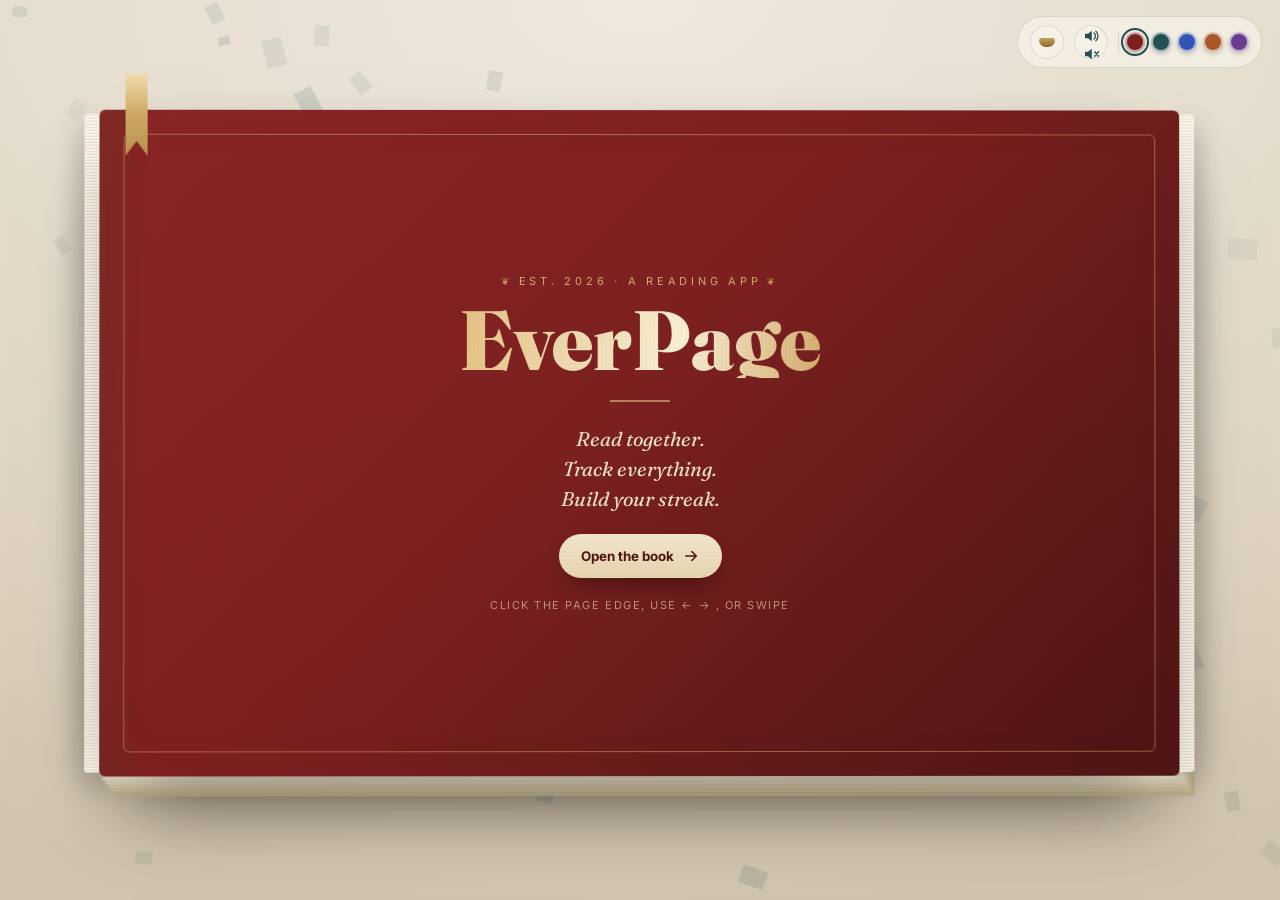
<file: docs/index.html>
<!DOCTYPE html>
<html lang="en">
<head>
<meta charset="UTF-8" />
<meta name="viewport" content="width=device-width, initial-scale=1.0, viewport-fit=cover" />
<meta name="theme-color" content="#7C2020" />
<title>EverPage — Reading Tracker App with Streaks, Goals &amp; Friends</title>
<link rel="canonical" href="https://www.everpage.blog/" />
<meta name="robots" content="index, follow, max-image-preview:large" />
<meta name="author" content="EverPage" />
<meta name="keywords" content="reading app, reading tracker, reading streak, book tracker, reading goals, read with friends, reading log, daily reading goal, reading stats, book shelf app" />
<link rel="icon" type="image/png" href="/favicon.png" />
<link rel="apple-touch-icon" href="/favicon.png" />
<meta property="og:site_name" content="EverPage" />
<meta property="og:image:alt" content="EverPage — read together, track everything, build your streak." />
<meta name="description" content="Turn the pages of EverPage: the reading app that turns reading into a streak. Track every page, build a daily streak, race your friends. Now on the App Store." />
<meta property="og:title" content="EverPage — the reading app that gives you a streak" />
<meta property="og:description" content="Turn every page. Build your streak. Read with friends. Now on the App Store." />
<meta property="og:type" content="website" />
<meta property="og:url" content="https://www.everpage.blog/" />
<meta property="og:image" content="https://www.everpage.blog/assets/og.png" />
<meta property="og:image:width" content="1200" />
<meta property="og:image:height" content="630" />
<meta name="twitter:card" content="summary_large_image" />
<meta name="twitter:title" content="EverPage — the reading app that gives you a streak" />
<meta name="twitter:description" content="Turn every page. Build your streak. Read with friends. Now on the App Store." />
<meta name="twitter:image" content="https://www.everpage.blog/assets/og.png" />
<link rel="preconnect" href="https://fonts.googleapis.com" />
<link rel="preconnect" href="https://fonts.gstatic.com" crossorigin />
<link href="https://fonts.googleapis.com/css2?family=Fraunces:ital,opsz,wght@0,9..144,300..900;1,9..144,300..900&family=Inter:wght@400;500;600;700;800&display=swap" rel="stylesheet" />
<link rel="stylesheet" href="styles-v3.css" />

<!-- Structured data for search + AI answer engines -->
<script type="application/ld+json">
{
  "@context": "https://schema.org",
  "@graph": [
    {
      "@type": "Organization",
      "@id": "https://www.everpage.blog/#org",
      "name": "EverPage",
      "url": "https://www.everpage.blog/",
      "logo": "https://www.everpage.blog/favicon.png",
      "image": "https://www.everpage.blog/assets/og.png",
      "description": "EverPage is a reading app that turns reading into a daily streak, with reading goals, a personal shelf, stats, and friendly competition.",
      "sameAs": [
        "https://www.instagram.com/everpageofficial",
        "https://www.tiktok.com/@everpageofficial",
        "https://substack.com/@leaateverpage"
      ]
    },
    {
      "@type": "WebSite",
      "@id": "https://www.everpage.blog/#website",
      "name": "EverPage",
      "url": "https://www.everpage.blog/",
      "publisher": { "@id": "https://www.everpage.blog/#org" }
    },
    {
      "@type": "MobileApplication",
      "name": "EverPage",
      "operatingSystem": "iOS",
      "applicationCategory": "LifestyleApplication",
      "url": "https://www.everpage.blog/",
      "image": "https://www.everpage.blog/assets/og.png",
      "description": "EverPage turns reading into a daily streak. Add books to your shelf, track progress page by page, set a daily reading goal in minutes, keep your streak with streak freezes, see your reading stats and a yearly Wrapped, and read alongside friends on a leaderboard.",
      "offers": { "@type": "Offer", "price": "0", "priceCurrency": "USD" },
      "publisher": { "@id": "https://www.everpage.blog/#org" }
    },
    {
      "@type": "FAQPage",
      "mainEntity": [
        {
          "@type": "Question",
          "name": "What is EverPage?",
          "acceptedAnswer": {
            "@type": "Answer",
            "text": "EverPage is a reading app that turns reading into a daily streak. You add books to your shelf, track your progress page by page, set a daily reading goal in minutes, and keep your streak alive with streak freezes."
          }
        },
        {
          "@type": "Question",
          "name": "How does EverPage help you read more?",
          "acceptedAnswer": {
            "@type": "Answer",
            "text": "EverPage gamifies reading with daily goals and streaks, shows your reading minutes, pages per week, and a yearly Wrapped, and lets you compete with friends on a leaderboard so you stay motivated to read every day."
          }
        },
        {
          "@type": "Question",
          "name": "Can you read with friends on EverPage?",
          "acceptedAnswer": {
            "@type": "Answer",
            "text": "Yes. EverPage lets you see what friends are reading right now, compare your weekly minutes and pages, cheer each other on, and share quotes from the books you love."
          }
        },
        {
          "@type": "Question",
          "name": "What platforms is EverPage available on?",
          "acceptedAnswer": {
            "@type": "Answer",
            "text": "EverPage is available on iOS via the App Store, with an Android version coming soon."
          }
        },
        {
          "@type": "Question",
          "name": "Is EverPage free?",
          "acceptedAnswer": {
            "@type": "Answer",
            "text": "EverPage is free to download from the App Store."
          }
        }
      ]
    }
  ]
}
</script>
</head>
<body class="v3 is-closed">

<noscript>
  <div style="max-width:720px;margin:0 auto;padding:48px 24px;font-family:Georgia,serif;color:#234E52;line-height:1.6">
    <h1>EverPage — the reading app that gives you a streak</h1>
    <p>EverPage turns reading into a daily habit you won't want to break. Add books to your reading shelf, track your progress page by page, set a daily reading goal in minutes, and keep your streak alive with streak freezes.</p>
    <p>See your reading stats and a yearly Wrapped, and read alongside friends — compare your weekly minutes and pages, cheer each other on a leaderboard, and share the lines that wrecked you.</p>
    <p><strong>EverPage is now available on the App Store</strong> (Android coming soon).</p>
    <p>Follow along:
      <a href="https://www.instagram.com/everpageofficial">Instagram</a> ·
      <a href="https://www.tiktok.com/@everpageofficial">TikTok</a> ·
      <a href="https://substack.com/@leaateverpage">Substack</a>
    </p>
  </div>
</noscript>

<canvas id="fx" aria-hidden="true"></canvas>
<div id="cursor" aria-hidden="true"></div>
<div id="candleGlow" aria-hidden="true"></div>

<!-- top control rail -->
<div id="rail" aria-hidden="false">
  <button id="lamp" class="ctl lamp" aria-label="Toggle night mode" title="Reading lamp (N)">
    <span class="lamp-shade"></span><span class="lamp-glow"></span>
  </button>
  <button id="soundBtn" class="ctl" aria-label="Toggle page-flip sound" title="Sound">
    <svg class="ic-on" viewBox="0 0 24 24" width="18" height="18"><path d="M4 9v6h4l5 4V5L8 9H4z" fill="currentColor"/><path d="M16 8a5 5 0 0 1 0 8M18.5 5.5a9 9 0 0 1 0 13" fill="none" stroke="currentColor" stroke-width="1.7" stroke-linecap="round"/></svg>
    <svg class="ic-off" viewBox="0 0 24 24" width="18" height="18" hidden><path d="M4 9v6h4l5 4V5L8 9H4z" fill="currentColor"/><path d="M17 9l5 6M22 9l-5 6" fill="none" stroke="currentColor" stroke-width="1.7" stroke-linecap="round"/></svg>
  </button>
  <div class="genre-swatches" role="group" aria-label="Recolor the book">
    <button class="swatch" data-accent="#7C2020" data-name="Classic" style="--s:#7C2020" title="Classic"></button>
    <button class="swatch" data-accent="#234E52" data-name="Evergreen" style="--s:#234E52" title="Evergreen"></button>
    <button class="swatch" data-accent="#3454b4" data-name="Midnight" style="--s:#3454b4" title="Midnight"></button>
    <button class="swatch" data-accent="#a8562a" data-name="Amber" style="--s:#a8562a" title="Amber"></button>
    <button class="swatch" data-accent="#6b3b8f" data-name="Plum" style="--s:#6b3b8f" title="Plum"></button>
  </div>
</div>

<!-- the book -->
<div id="stage">
  <div id="book" aria-live="polite">
    <div class="book-edge left"></div>
    <div class="book-edge right"></div>
    <div class="ribbon-mark" aria-hidden="true"></div>

    <!-- PAGE 0 — COVER -->
    <section class="page cover-page" data-page="0">
      <div class="page-face">
        <div class="cover-art">
          <div class="foil-emboss">EST. 2026 · A READING APP</div>
          <h1 class="wordmark">EverPage</h1>
          <div class="cover-rule"></div>
          <p class="cover-tag">Read together.<br/>Track everything.<br/>Build your streak.</p>
          <button id="startBtn" class="btn cta">Open the book
            <svg viewBox="0 0 24 24" width="18" height="18"><path d="M5 12h14M13 6l6 6-6 6" fill="none" stroke="currentColor" stroke-width="2" stroke-linecap="round" stroke-linejoin="round"/></svg>
          </button>
          <div class="cover-hint">click the page edge, use ← → , or swipe</div>
        </div>
      </div>
    </section>

    <!-- PAGE 1 — HERO -->
    <section class="page" data-page="1" hidden>
      <div class="page-face split">
        <div class="col">
          <p class="eyebrow">Chapter One · The habit that sticks</p>
          <h2 class="display">You start every book.<br/><em>You finish… some.</em></h2>
          <p class="lede">EverPage turns reading into a <mark class="hl">streak you won't want to break</mark>. Log every page, keep your daily goal alive, and pull your friends into the chapter with you.</p>
        </div>
        <div class="col center">
          <div class="phone" data-tilt>
            <div class="phone-notch"></div>
            <img src="assets/screen-9203.jpg" alt="EverPage Your Shelf screen" loading="lazy"/>
            <div class="phone-glare"></div>
          </div>
        </div>
      </div>
    </section>

    <!-- PAGE 2 — SHELF -->
    <section class="page" data-page="2" hidden>
      <div class="page-face split">
        <div class="col">
          <span class="chapter-no">02</span>
          <h3 class="feat-title">Your Reading Shelf</h3>
          <p class="feat-copy">Add books, track your progress page by page, and keep every title you're reading — or have ever read — in one beautiful place.</p>
          <div class="genre-row" data-genres>
            <span class="genre on">Literary Fiction</span><span class="genre">Historical Fiction</span>
            <span class="genre">Non-Fiction</span><span class="genre">Romance</span><span class="genre">Sci-Fi</span>
          </div>
        </div>
        <div class="col center">
          <div class="phone" data-tilt>
            <div class="phone-notch"></div>
            <img src="assets/screen-addbook.jpg" alt="EverPage Add a book screen" loading="lazy"/>
            <div class="phone-glare"></div>
          </div>
        </div>
      </div>
    </section>

    <!-- PAGE 3 — STREAKS -->
    <section class="page" data-page="3" hidden>
      <div class="page-face split">
        <div class="col center">
          <div class="ring-wrap">
            <svg class="goal-ring" viewBox="0 0 120 120"><circle class="ring-track" cx="60" cy="60" r="52"/><circle class="ring-fill" cx="60" cy="60" r="52" data-pct="73"/></svg>
            <div class="ring-center"><b class="count" data-count="33">0</b><span>of 45 min</span></div>
            <div class="flame"><span class="flame-core"></span></div>
          </div>
        </div>
        <div class="col">
          <span class="chapter-no">03</span>
          <h3 class="feat-title">Daily Streaks &amp; Goals</h3>
          <p class="feat-copy">Set a daily reading goal in minutes. Hit it every day to build your streak. Streak freezes keep your progress safe on the busy days.</p>
          <div class="freeze-row"><span class="freeze">❄️ Freeze</span><span class="freeze">❄️ Freeze</span><span class="freeze used">❄️ Used</span></div>
        </div>
      </div>
    </section>

    <!-- PAGE 4 — FRIENDS -->
    <section class="page dark" data-page="4" hidden>
      <div class="page-face split">
        <div class="col">
          <span class="chapter-no">04</span>
          <h3 class="feat-title light">Read with Friends</h3>
          <p class="feat-copy light">See what your friends are reading right now, cheer each other on the leaderboard, and share the lines that wrecked you.</p>
          <div class="compare" data-compare>
            <div class="cmp-row"><span class="cmp-name">You</span><div class="cmp-bar"><i style="--w:100%" class="me"></i></div><b>24p</b></div>
            <div class="cmp-row"><span class="cmp-name">Maya</span><div class="cmp-bar"><i style="--w:14%" class="them"></i></div><b>1p</b></div>
            <div class="cmp-row"><span class="cmp-name">Jordan</span><div class="cmp-bar"><i style="--w:4%" class="them"></i></div><b>0p</b></div>
            <div class="cmp-badge">You're ahead 🏆</div>
          </div>
        </div>
        <div class="col center">
          <div class="phone" data-tilt>
            <div class="phone-notch"></div>
            <img src="assets/screen-compare.jpg" alt="EverPage Friends compare screen" loading="lazy"/>
            <div class="phone-glare"></div>
          </div>
        </div>
      </div>
    </section>

    <!-- PAGE 5 — WRAPPED GENERATOR -->
    <section class="page" data-page="5" hidden>
      <div class="page-face split">
        <div class="col">
          <span class="chapter-no">05</span>
          <h3 class="feat-title">Your 2026 Wrapped</h3>
          <p class="feat-copy">Every reader gets a personal year in review. Try it — type your name and watch your card build. This is what EverPage makes for you.</p>
          <label class="field-label" for="wName">Your name</label>
          <input id="wName" class="w-input" type="text" maxlength="18" placeholder="e.g. Lea" autocomplete="off"/>
          <div class="w-controls">
            <button class="btn ghost" id="wShuffle">🎲 Shuffle stats</button>
            <button class="btn" id="wDownload">⬇ Download card</button>
          </div>
        </div>
        <div class="col center">
          <canvas id="wrapped" width="540" height="675" aria-label="Your personalized reading Wrapped card"></canvas>
        </div>
      </div>
    </section>

    <!-- PAGE 6 — LAUNCH -->
    <section class="page" data-page="6" hidden>
      <div class="page-face center-page">
        <div class="join-inner">
          <p class="eyebrow center">The final page · It's here</p>
          <h2 class="display center">It's here. <em>Go read.</em></h2>
          <p class="lede center">EverPage just launched. Download it, add your first book, and start your streak today — read together, track everything, and race your friends.</p>
          <div class="launch-cta">
            <!-- LAUNCH: replace href="#" with your App Store link -->
            <a id="appStoreBtn" class="btn appstore" href="#" data-placeholder="1" aria-label="Download EverPage on the App Store">
              <svg viewBox="0 0 24 24" width="22" height="22" aria-hidden="true"><path fill="currentColor" d="M16.365 1.43c0 1.14-.42 2.2-1.13 3-.79.9-2.06 1.6-3.1 1.52-.13-1.1.42-2.28 1.09-3.02.78-.86 2.12-1.5 3.14-1.5zM20.5 17.2c-.55 1.27-.82 1.84-1.53 2.96-.99 1.56-2.39 3.5-4.12 3.51-1.54.02-1.94-1-4.03-.99-2.09.01-2.53 1.01-4.07.99-1.73-.02-3.05-1.78-4.04-3.34C-.02 16.7-.32 12.1 1.36 9.66c1.02-1.49 2.62-2.36 4.13-2.36 1.53 0 2.5 1.01 3.77 1.01 1.23 0 1.98-1.01 3.75-1.01 1.34 0 2.76.73 3.77 1.99-3.31 1.81-2.77 6.54.72 7.91z"/></svg>
              <span class="as-text"><small>Download on the</small><b>App Store</b></span>
            </a>
          </div>
          <p class="jf-fine">Android coming soon.</p>
          <div class="socials">
            <a class="soc" href="https://www.instagram.com/everpageofficial" target="_blank" rel="noopener">Instagram</a>
            <a class="soc" href="https://www.tiktok.com/@everpageofficial" target="_blank" rel="noopener">TikTok</a>
            <a class="soc" href="https://substack.com/@leaateverpage" target="_blank" rel="noopener">Substack</a>
          </div>
        </div>
      </div>
    </section>

    <!-- PAGE 7 — BACK COVER -->
    <section class="page cover-page back" data-page="7" hidden>
      <div class="page-face">
        <div class="cover-art">
          <blockquote>“It is what you read when you don’t have to that determines what you will be when you can’t help it.”<cite>— Oscar Wilde</cite></blockquote>
          <div class="cover-rule"></div>
          <span class="bc-mark">EverPage</span>
          <button class="btn ghost" id="restartBtn">↺ Read it again</button>
        </div>
      </div>
    </section>

    <!-- flipping leaf overlay (JS drives this) -->
    <div id="leaf" aria-hidden="true"><div class="leaf-front"></div><div class="leaf-back"></div></div>

    <!-- page turn hot-zones -->
    <button id="navPrev" class="nav-zone left" aria-label="Previous page"><span class="nav-hint">‹</span></button>
    <button id="navNext" class="nav-zone right" aria-label="Next page"><span class="nav-hint">›</span></button>
  </div>

  <!-- footer scrubber -->
  <div id="scrubber">
    <button id="btnPrev" class="scrub-btn" aria-label="Previous">‹</button>
    <div id="dots" class="dots"></div>
    <button id="btnNext" class="scrub-btn" aria-label="Next">›</button>
    <div id="folio" class="folio"><span id="folioNum">1</span> / <span id="folioTot">8</span></div>
  </div>
</div>

<canvas id="confetti" aria-hidden="true"></canvas>

<script src="app-v3.js"></script>
</body>
</html>
</file>
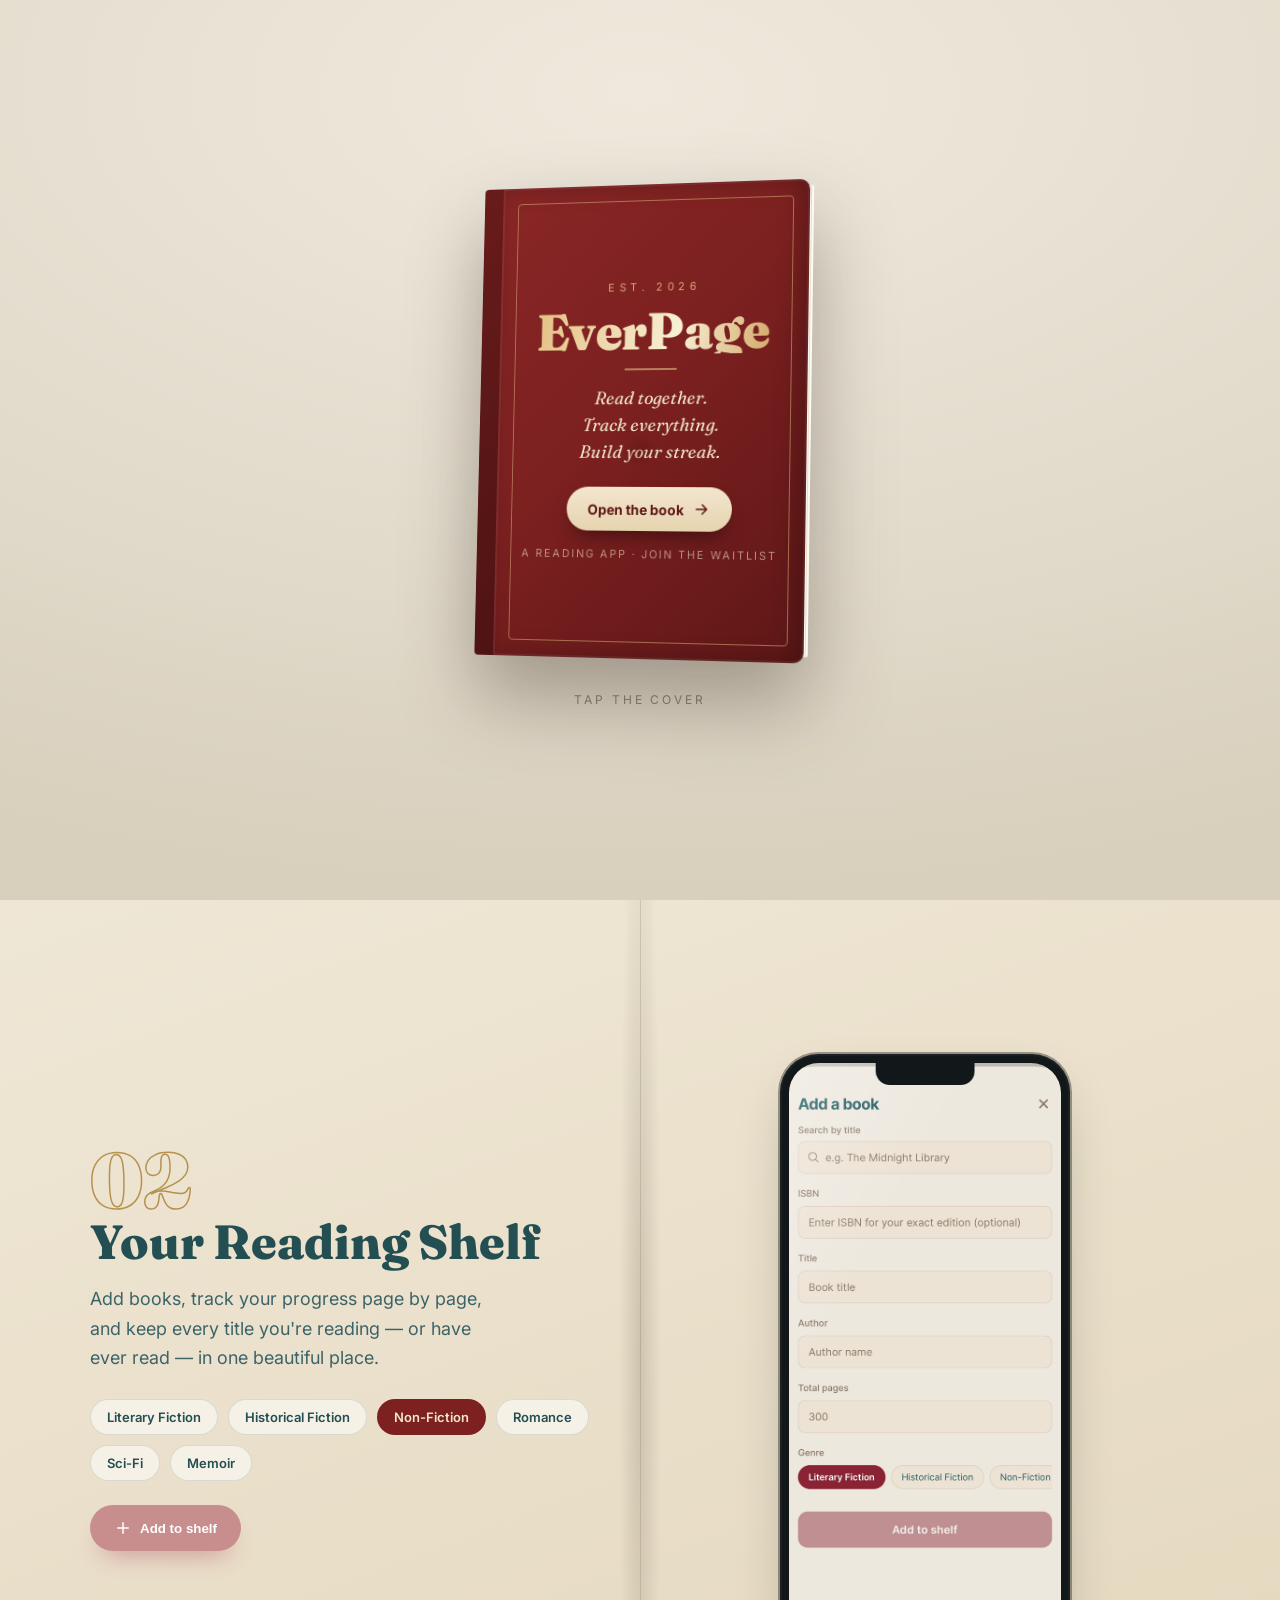
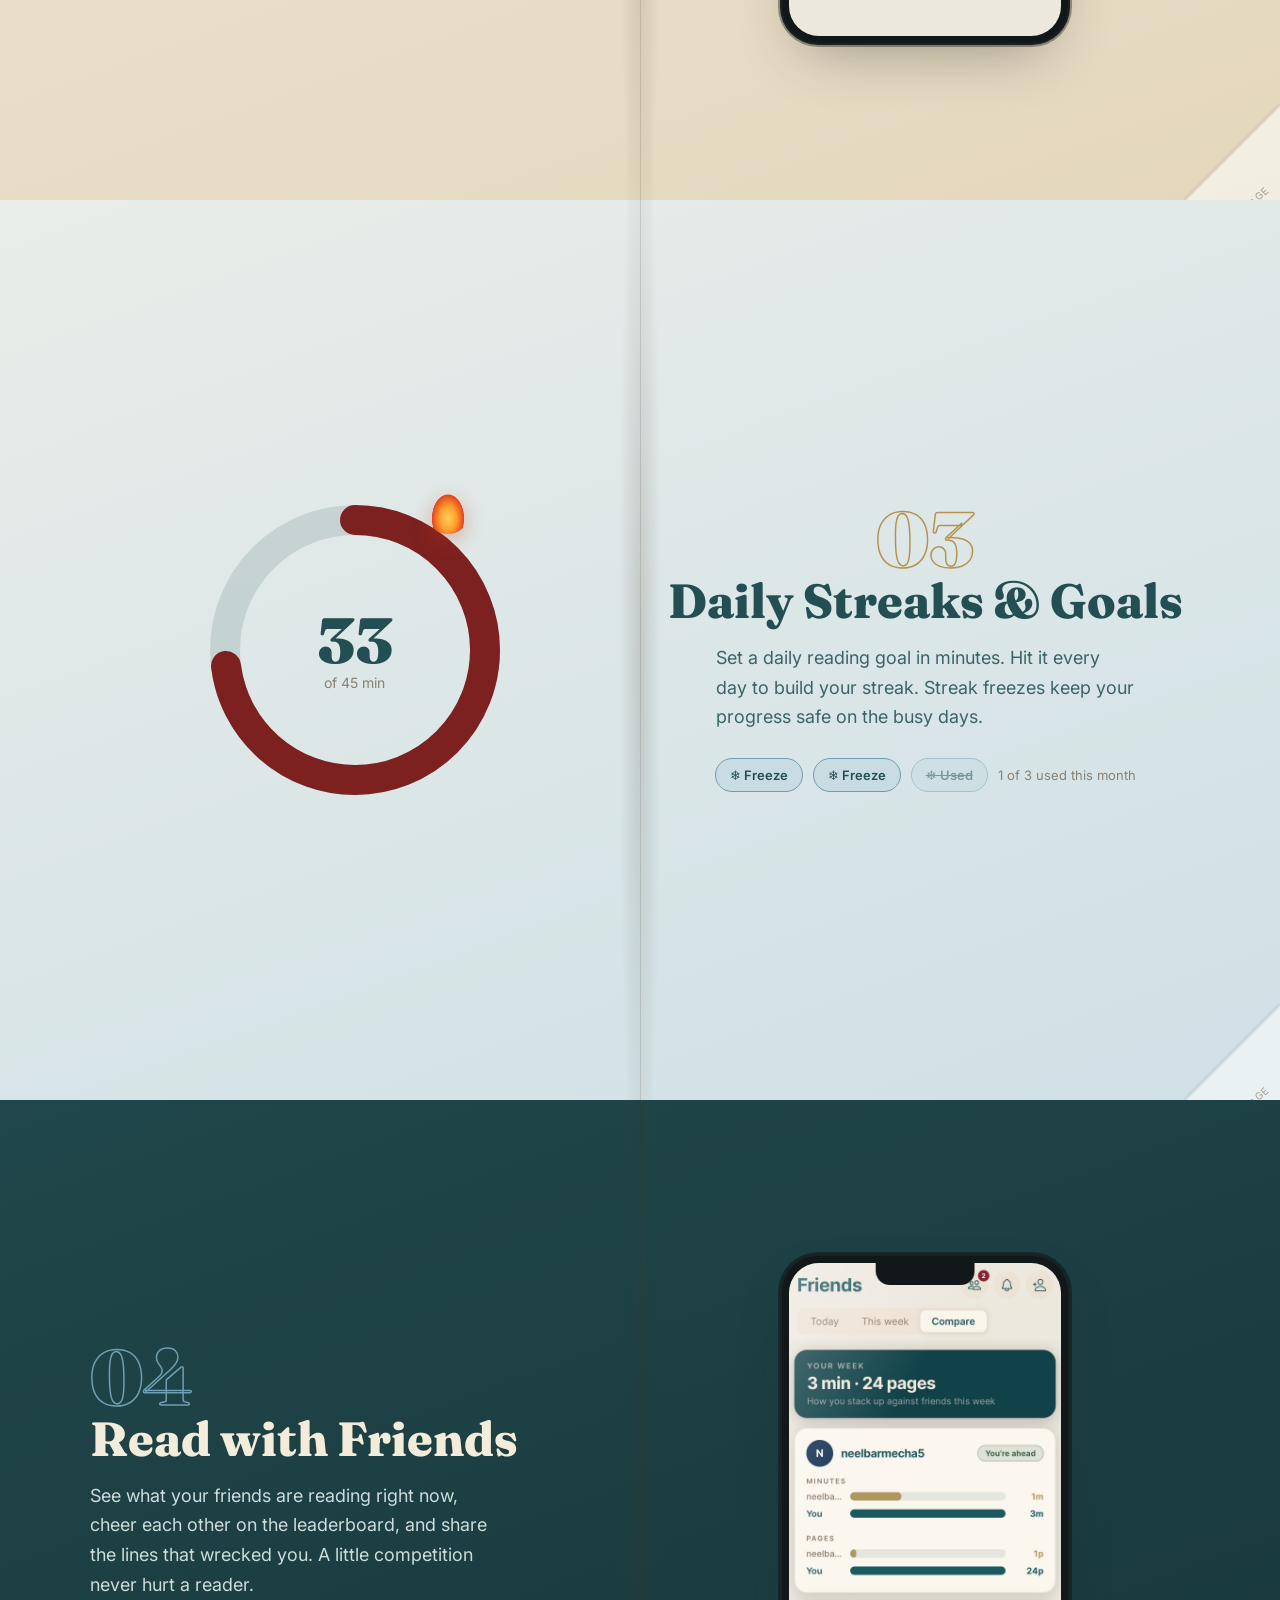
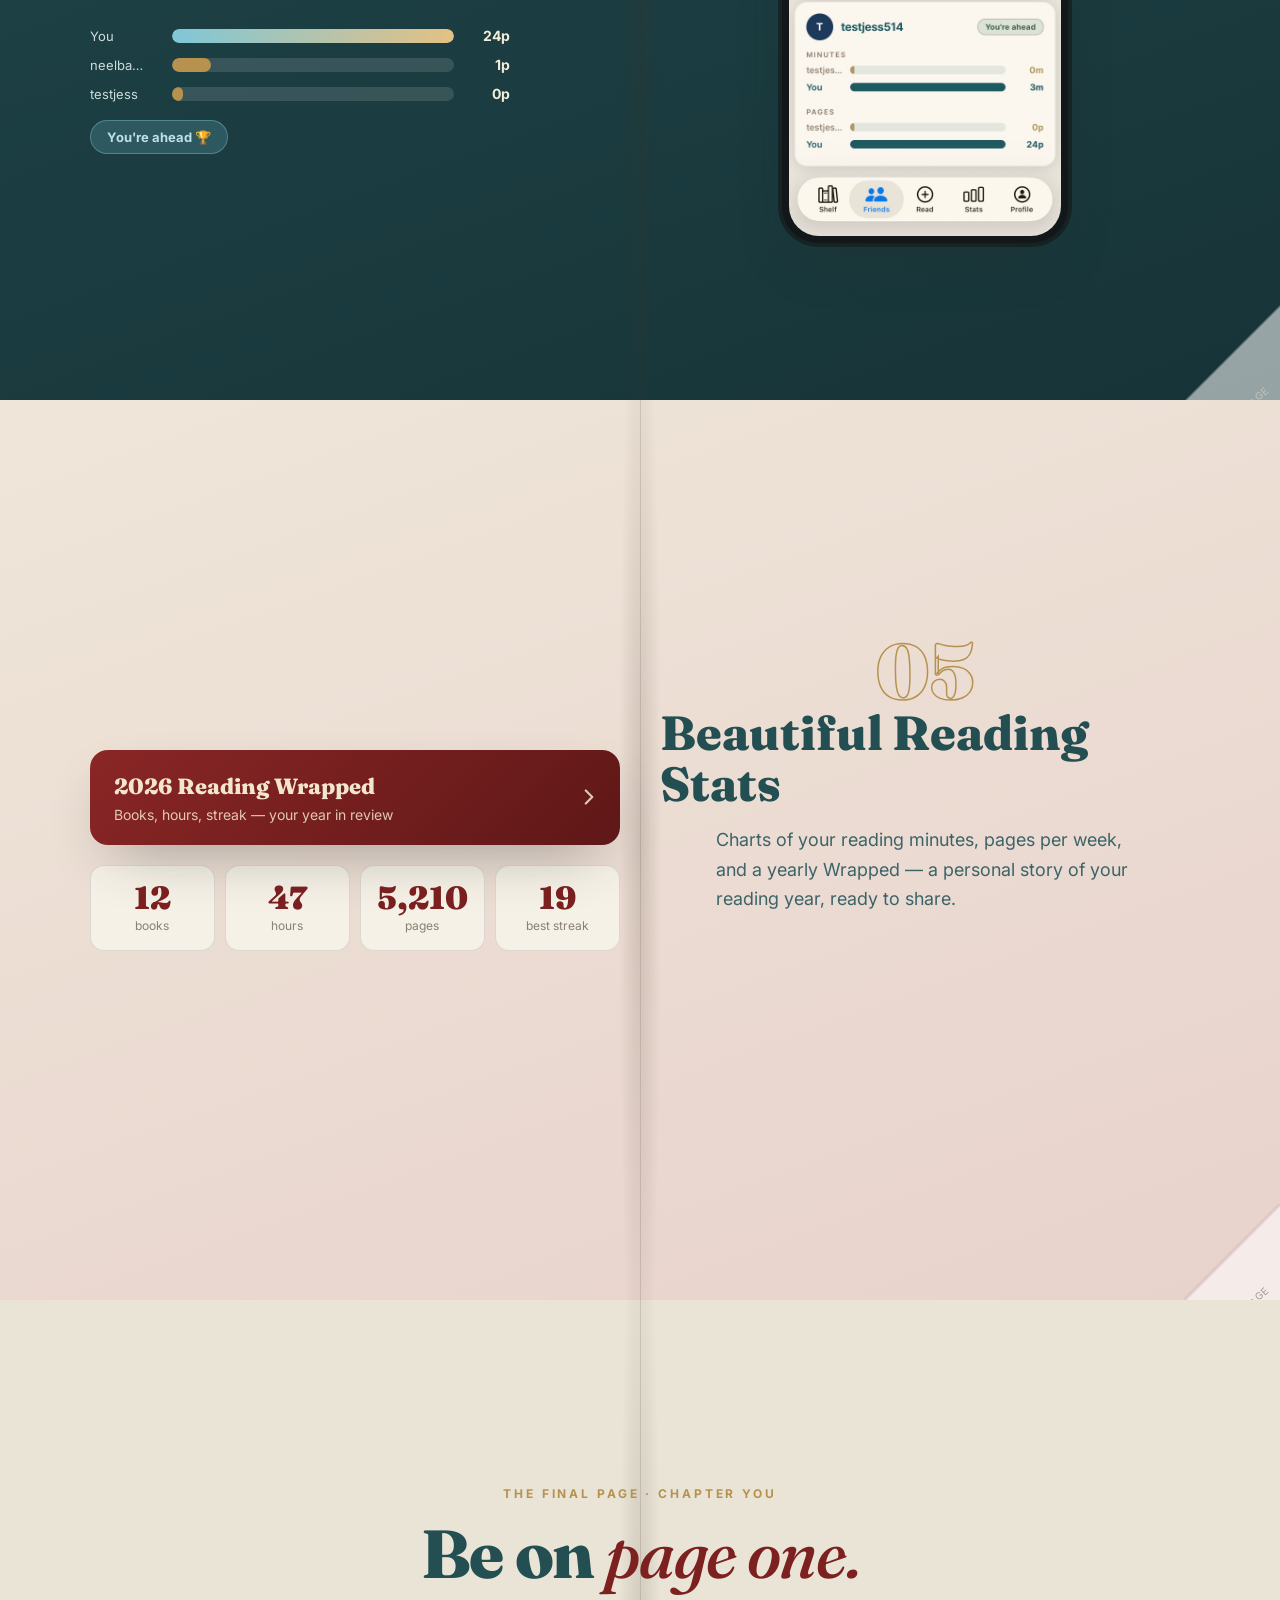
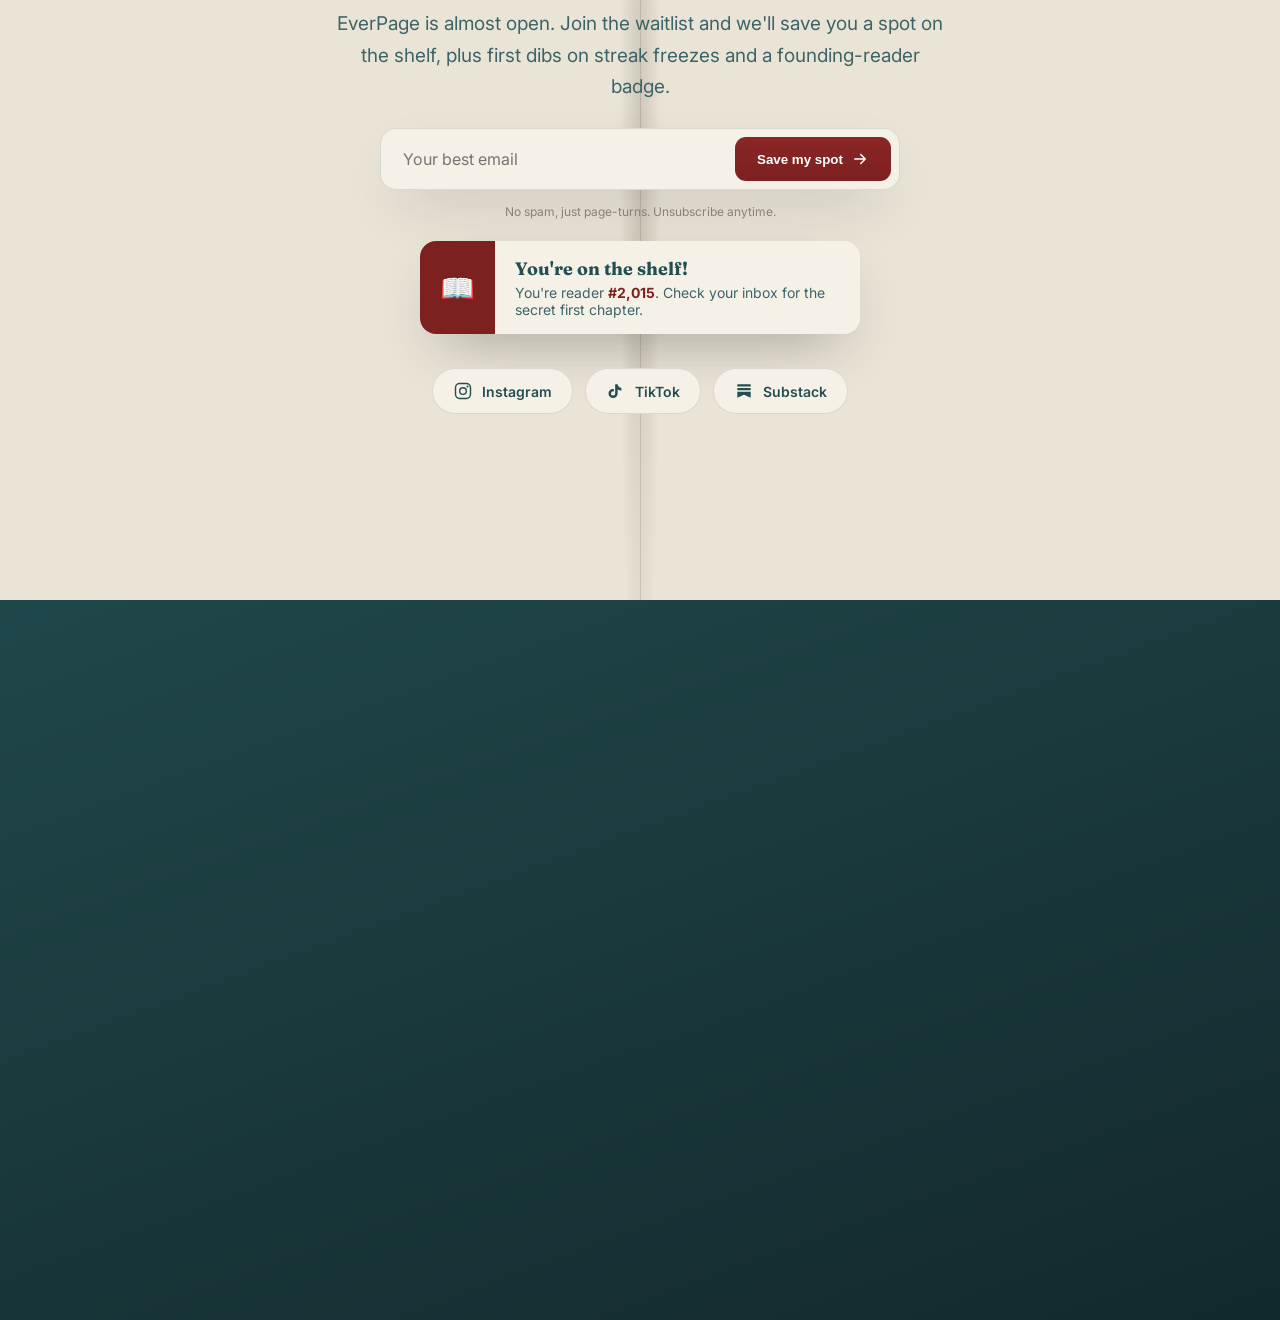
<file: docs/index-v2.html>
<!DOCTYPE html>
<html lang="en">
<head>
<meta charset="UTF-8" />
<meta name="viewport" content="width=device-width, initial-scale=1.0, viewport-fit=cover" />
<meta name="theme-color" content="#7C2020" />
<meta name="apple-mobile-web-app-capable" content="yes" />
<meta name="apple-mobile-web-app-status-bar-style" content="black-translucent" />
<meta name="format-detection" content="telephone=no" />
<title>EverPage — Read together. Track everything. Build your streak.</title>
<meta name="description" content="EverPage turns reading into a streak you won't want to break. Track every page, keep your daily goal, and race your friends. Join the waitlist for early access." />

<!-- Open Graph -->
<meta property="og:title" content="EverPage — the reading app that gives you a streak" />
<meta property="og:description" content="Track every page, build a daily reading streak, and compete with friends. Join the waitlist." />
<meta property="og:type" content="website" />

<link rel="preconnect" href="https://fonts.googleapis.com" />
<link rel="preconnect" href="https://fonts.gstatic.com" crossorigin />
<link href="https://fonts.googleapis.com/css2?family=Fraunces:ital,opsz,wght@0,9..144,300..900;1,9..144,300..900&family=Inter:wght@400;500;600;700;800&display=swap" rel="stylesheet" />
<link rel="stylesheet" href="styles.css" />
</head>
<body class="is-closed">

<!-- floating pages / dust particles -->
<canvas id="fx" aria-hidden="true"></canvas>

<!-- soft cursor glow (fine pointers only) -->
<div id="cursor" aria-hidden="true"></div>

<!-- warm candlelight glow for night mode -->
<div id="candleGlow" aria-hidden="true"></div>

<!-- reading lamp = night-mode toggle -->
<button id="lamp" class="lamp" aria-label="Pull the reading lamp (toggle night mode)" title="Reading lamp">
  <span class="lamp-cord"></span>
  <span class="lamp-shade"></span>
  <span class="lamp-glow"></span>
  <span class="lamp-knob"></span>
</button>

<!-- chapter spine navigator (built by JS) -->
<nav id="spine" aria-label="Jump to chapter"></nav>

<!-- live 'reading now' ticker -->
<div id="ticker" aria-hidden="true"><span class="tick-dot"></span><span id="tickText">Loading the shelf…</span></div>

<!-- ===== THE BOOK COVER (intro) ===== -->
<section id="cover" aria-label="EverPage — open the book">
  <div class="cover-scene">
    <div class="book3d">
      <div class="book-pages"></div>
      <div class="book-cover">
        <div class="cover-spine"></div>
        <div class="cover-face">
          <div class="foil-emboss">EST. 2026</div>
          <h1 class="wordmark">EverPage</h1>
          <div class="cover-rule"></div>
          <p class="cover-tag">Read together.<br />Track everything.<br />Build your streak.</p>
          <button id="openBtn" class="open-btn" aria-label="Open the book">
            <span>Open the book</span>
            <svg viewBox="0 0 24 24" width="18" height="18" aria-hidden="true"><path d="M5 12h14M13 6l6 6-6 6" fill="none" stroke="currentColor" stroke-width="2" stroke-linecap="round" stroke-linejoin="round"/></svg>
          </button>
          <div class="cover-hint">a reading app · join the waitlist</div>
        </div>
      </div>
    </div>
    <p class="cover-footnote">tap the cover</p>
  </div>
</section>

<!-- reading-progress bookmark ribbon -->
<div id="ribbon" aria-hidden="true"><span class="ribbon-fill"></span></div>

<!-- tiny page counter that tracks scroll -->
<div id="folio" aria-hidden="true"><span id="folioNum">1</span><i>/</i><span>7</span></div>

<!-- ===== THE SITE (inside the book) ===== -->
<main id="site">

  <!-- SPREAD 1 — HERO -->
  <section class="spread hero" data-folio="1" data-theme="cream">
    <div class="gutter"></div>
    <div class="leaf leaf-left reveal">
      <p class="eyebrow">Chapter One · The habit that sticks</p>
      <h2 class="display">You start every&nbsp;book.<br /><em>You finish&hellip; some.</em></h2>
      <p class="lede">EverPage turns reading into a <mark class="hl">streak you won't want to break</mark>. Log every page, keep your daily goal alive, and pull your friends into the chapter with you.</p>
      <form class="mini-join" data-join>
        <input type="email" name="email" inputmode="email" autocomplete="email" placeholder="you@email.com" aria-label="Email address" required />
        <button type="submit">Get early access</button>
      </form>
      <p class="mini-note"><span class="dot"></span> <b id="spotCount">2,014</b> readers already on the shelf</p>
    </div>
    <div class="leaf leaf-right reveal">
      <div class="phone tilt" data-tilt>
        <div class="phone-notch"></div>
        <img src="assets/screen-9203.jpg" alt="EverPage Your Shelf screen showing currently reading and daily goal" loading="lazy" />
        <div class="phone-glare"></div>
      </div>
      <div class="float-badge fb-1">🔥 <b>1</b> day streak</div>
      <div class="float-badge fb-2">🎯 33 / 45 min</div>
    </div>
    <div class="page-curl"><span>turn the page</span></div>
  </section>

  <!-- SPREAD 2 — SHELF (tan) -->
  <section class="spread feature" data-folio="2" data-theme="tan">
    <div class="gutter"></div>
    <div class="leaf leaf-left reveal">
      <span class="chapter-no">02</span>
      <h3 class="feat-title">Your Reading Shelf</h3>
      <p class="feat-copy">Add books, track your progress page by page, and keep every title you're reading — or have ever read — in one beautiful place.</p>
      <div class="genre-row" data-genres>
        <span class="genre on">Literary Fiction</span>
        <span class="genre">Historical Fiction</span>
        <span class="genre">Non-Fiction</span>
        <span class="genre">Romance</span>
        <span class="genre">Sci-Fi</span>
        <span class="genre">Memoir</span>
      </div>
      <button class="shelf-cta" data-shelf-cta>
        <svg viewBox="0 0 24 24" width="18" height="18" aria-hidden="true"><path d="M12 5v14M5 12h14" fill="none" stroke="currentColor" stroke-width="2" stroke-linecap="round"/></svg>
        Add to shelf
      </button>
    </div>
    <div class="leaf leaf-right reveal">
      <div class="phone tilt" data-tilt>
        <div class="phone-notch"></div>
        <img src="assets/screen-addbook.jpg" alt="EverPage Add a book screen" loading="lazy" />
        <div class="phone-glare"></div>
      </div>
    </div>
    <div class="page-curl"><span>turn the page</span></div>
  </section>

  <!-- SPREAD 3 — STREAKS (blue) -->
  <section class="spread feature" data-folio="3" data-theme="blue">
    <div class="gutter"></div>
    <div class="leaf leaf-left reveal">
      <div class="ring-wrap">
        <svg class="goal-ring" viewBox="0 0 120 120" aria-hidden="true">
          <circle class="ring-track" cx="60" cy="60" r="52" />
          <circle class="ring-fill" cx="60" cy="60" r="52" data-pct="73" />
        </svg>
        <div class="ring-center">
          <b class="count" data-count="33">0</b>
          <span>of 45 min</span>
        </div>
        <div class="flame" aria-hidden="true">
          <span class="flame-core"></span>
        </div>
      </div>
    </div>
    <div class="leaf leaf-right reveal">
      <span class="chapter-no">03</span>
      <h3 class="feat-title">Daily Streaks &amp; Goals</h3>
      <p class="feat-copy">Set a daily reading goal in minutes. Hit it every day to build your streak. Streak freezes keep your progress safe on the busy days.</p>
      <div class="freeze-row">
        <span class="freeze">❄️ Freeze</span>
        <span class="freeze">❄️ Freeze</span>
        <span class="freeze used">❄️ Used</span>
        <em>1 of 3 used this month</em>
      </div>
    </div>
    <div class="page-curl"><span>turn the page</span></div>
  </section>

  <!-- SPREAD 4 — FRIENDS (teal) -->
  <section class="spread feature dark" data-folio="4" data-theme="teal">
    <div class="gutter"></div>
    <div class="leaf leaf-left reveal">
      <span class="chapter-no">04</span>
      <h3 class="feat-title light">Read with Friends</h3>
      <p class="feat-copy light">See what your friends are reading right now, cheer each other on the leaderboard, and share the lines that wrecked you. A little competition never hurt a reader.</p>
      <div class="compare" data-compare>
        <div class="cmp-row">
          <span class="cmp-name">You</span>
          <div class="cmp-bar"><i style="--w:100%" class="me"></i></div>
          <b>24p</b>
        </div>
        <div class="cmp-row">
          <span class="cmp-name">neelba…</span>
          <div class="cmp-bar"><i style="--w:14%" class="them"></i></div>
          <b>1p</b>
        </div>
        <div class="cmp-row">
          <span class="cmp-name">testjess</span>
          <div class="cmp-bar"><i style="--w:4%" class="them"></i></div>
          <b>0p</b>
        </div>
        <div class="cmp-badge">You're ahead 🏆</div>
      </div>
    </div>
    <div class="leaf leaf-right reveal">
      <div class="phone tilt" data-tilt>
        <div class="phone-notch"></div>
        <img src="assets/screen-compare.jpg" alt="EverPage Friends compare screen" loading="lazy" />
        <div class="phone-glare"></div>
      </div>
    </div>
    <div class="page-curl light"><span>turn the page</span></div>
  </section>

  <!-- SPREAD 5 — STATS / WRAPPED (wine) -->
  <section class="spread feature" data-folio="5" data-theme="wine">
    <div class="gutter"></div>
    <div class="leaf leaf-left reveal">
      <div class="wrapped-card">
        <span class="wrapped-kicker">2026 Reading Wrapped</span>
        <p class="wrapped-sub">Books, hours, streak — your year in review</p>
        <svg viewBox="0 0 24 24" width="26" height="26" aria-hidden="true" class="wrapped-arrow"><path d="M9 6l6 6-6 6" fill="none" stroke="currentColor" stroke-width="2" stroke-linecap="round" stroke-linejoin="round"/></svg>
      </div>
      <div class="stat-grid" data-stats>
        <div class="stat"><b class="count" data-count="12">0</b><span>books</span></div>
        <div class="stat"><b class="count" data-count="47">0</b><span>hours</span></div>
        <div class="stat"><b class="count" data-count="5210">0</b><span>pages</span></div>
        <div class="stat"><b class="count" data-count="19">0</b><span>best streak</span></div>
      </div>
    </div>
    <div class="leaf leaf-right reveal">
      <span class="chapter-no">05</span>
      <h3 class="feat-title">Beautiful Reading Stats</h3>
      <p class="feat-copy">Charts of your reading minutes, pages per week, and a yearly Wrapped — a personal story of your reading year, ready to share.</p>
      <div class="spark" data-spark aria-hidden="true">
        <span style="--h:35%"></span><span style="--h:55%"></span><span style="--h:40%"></span>
        <span style="--h:70%"></span><span style="--h:52%"></span><span style="--h:88%"></span>
        <span style="--h:64%"></span><span style="--h:100%"></span>
      </div>
    </div>
    <div class="page-curl"><span>last page</span></div>
  </section>

  <!-- SPREAD 6 — WAITLIST -->
  <section class="spread join" data-folio="6" data-theme="cream">
    <div class="gutter"></div>
    <div class="join-inner reveal">
      <p class="eyebrow center">The final page · Chapter you</p>
      <h2 class="display center">Be on <em>page one.</em></h2>
      <p class="lede center">EverPage is almost open. Join the waitlist and we'll save you a spot on the shelf, plus first dibs on streak freezes and a founding-reader badge.</p>

      <form class="join-form" data-join id="bigJoin">
        <div class="jf-field">
          <input type="email" name="email" inputmode="email" autocomplete="email" placeholder="Your best email" aria-label="Email address" required />
          <button type="submit">
            <span class="jf-label">Save my spot</span>
            <svg viewBox="0 0 24 24" width="18" height="18" aria-hidden="true"><path d="M5 12h14M13 6l6 6-6 6" fill="none" stroke="currentColor" stroke-width="2" stroke-linecap="round" stroke-linejoin="round"/></svg>
          </button>
        </div>
        <p class="jf-fine">No spam, just page-turns. Unsubscribe anytime.</p>
      </form>

      <div class="join-success" hidden>
        <div class="ticket">
          <div class="ticket-stub">📖</div>
          <div class="ticket-body">
            <b>You're on the shelf!</b>
            <span>You're reader <i data-place>#2,015</i>. Check your inbox for the secret first chapter.</span>
          </div>
        </div>
      </div>

      <div class="socials">
        <a class="soc" href="https://www.instagram.com/everpageofficial" target="_blank" rel="noopener">
          <svg viewBox="0 0 24 24" width="20" height="20" aria-hidden="true"><rect x="3" y="3" width="18" height="18" rx="5" fill="none" stroke="currentColor" stroke-width="1.7"/><circle cx="12" cy="12" r="4" fill="none" stroke="currentColor" stroke-width="1.7"/><circle cx="17.5" cy="6.5" r="1.2" fill="currentColor"/></svg>
          Instagram
        </a>
        <a class="soc" href="https://www.tiktok.com/@everpageofficial" target="_blank" rel="noopener">
          <svg viewBox="0 0 24 24" width="20" height="20" aria-hidden="true"><path d="M14 4c.4 2.5 2 4.2 4.5 4.5v3c-1.7 0-3.2-.5-4.5-1.4V15a5.5 5.5 0 1 1-5.5-5.5c.3 0 .7 0 1 .1v3.1a2.5 2.5 0 1 0 1.5 2.3V4H14z" fill="currentColor"/></svg>
          TikTok
        </a>
        <a class="soc" href="https://substack.com/@leaateverpage" target="_blank" rel="noopener">
          <svg viewBox="0 0 24 24" width="20" height="20" aria-hidden="true"><path d="M4 4h16v2.6H4V4zm0 4.5h16V11H4V8.5zM4 13v7l8-3.5L20 20v-7H4z" fill="currentColor"/></svg>
          Substack
        </a>
      </div>
    </div>
  </section>

  <!-- BACK COVER / COLOPHON -->
  <footer class="backcover" data-folio="7" data-theme="teal">
    <div class="bc-inner reveal">
      <blockquote>
        “A reader lives a thousand lives before he dies. The man who never reads lives only one.”
        <cite>— George R.R. Martin</cite>
      </blockquote>
      <div class="colophon">
        <span class="bc-mark">EverPage</span>
        <span class="bc-fine">© 2026 EverPage · Read together. Track everything. Build your streak.</span>
      </div>
    </div>
  </footer>

</main>

<!-- confetti layer for the waitlist -->
<canvas id="confetti" aria-hidden="true"></canvas>

<script src="app.js"></script>
</body>
</html>
</file>
<file: docs/styles-v3.css>
/* ============================================================
   EverPage v3 — "The Living Book"  (page-turning experience)
   ============================================================ */
:root{
  --cream:#EAE4D7; --paper:#F6F1E7; --paper2:#efe7d6;
  --ink:#234E52; --ink-soft:#3c6468; --muted:#8a8073;
  --accent:#7C2020; --accent-deep:#5f1717;
  --gold:#b6924e; --sky:#A9CAD8;
  --line:rgba(35,78,82,.14);
  --shadow:0 30px 70px -30px rgba(30,24,16,.6);
  --serif:"Fraunces",Georgia,"Times New Roman",serif;
  --sans:"Inter",system-ui,-apple-system,"Segoe UI",sans-serif;
}
*{box-sizing:border-box}
html,body{height:100%}
body.v3{margin:0;font-family:var(--sans);color:var(--ink);overflow:hidden;
  background:radial-gradient(130% 100% at 50% 0%,#efe9dd,#ddd3c0 70%,#cfc4ad);
  transition:background .8s}
img{display:block;max-width:100%}
button{font-family:inherit}

#fx{position:fixed;inset:0;z-index:0;pointer-events:none}
#cursor{position:fixed;top:0;left:0;width:36px;height:36px;margin:-18px 0 0 -18px;border-radius:50%;z-index:78;
  pointer-events:none;opacity:0;mix-blend-mode:multiply;background:radial-gradient(circle,rgba(124,32,32,.18),transparent 70%);
  transition:opacity .4s,width .25s,height .25s,margin .25s}
body.has-cursor #cursor{opacity:1}
#cursor.big{width:80px;height:80px;margin:-40px 0 0 -40px}

/* ---------- top control rail ---------- */
#rail{position:fixed;top:16px;right:18px;z-index:56;display:flex;align-items:center;gap:10px;
  background:rgba(246,241,231,.8);backdrop-filter:blur(8px);border:1px solid var(--line);
  padding:8px 12px;border-radius:100px;box-shadow:var(--shadow)}
.ctl{width:34px;height:34px;border-radius:50%;border:1px solid var(--line);background:var(--paper);
  color:var(--ink);cursor:pointer;display:grid;place-items:center;transition:transform .15s,background .2s}
.ctl:hover{transform:translateY(-2px)}
.lamp{position:relative;overflow:visible}
.lamp .lamp-shade{width:16px;height:9px;background:linear-gradient(#c6a35a,#8a6a2e);border-radius:3px 3px 8px 8px;display:block}
.lamp .lamp-glow{position:absolute;inset:-8px;border-radius:50%;background:radial-gradient(circle,rgba(255,210,140,.6),transparent 66%);opacity:0;transition:opacity .4s}
body.night .lamp .lamp-glow{opacity:1}
.genre-swatches{display:flex;gap:6px;padding-left:6px;border-left:1px solid var(--line)}
.swatch{width:20px;height:20px;border-radius:50%;border:2px solid rgba(255,255,255,.6);background:var(--s);cursor:pointer;
  padding:0;transition:transform .15s;box-shadow:0 2px 5px rgba(0,0,0,.2)}
.swatch:hover{transform:scale(1.18)}
.swatch.on{outline:2px solid var(--ink);outline-offset:2px}
@media (max-width:600px){.genre-swatches{display:none}#rail{top:10px;right:10px;padding:6px 9px}}

/* ---------- night mode ---------- */
#candleGlow{position:fixed;inset:0;z-index:2;pointer-events:none;opacity:0;transition:opacity 1s;
  background:radial-gradient(50vw 40vw at 50% 0%,rgba(255,190,120,.28),transparent 60%)}
body.night{background:radial-gradient(130% 100% at 50% 0%,#2a1d12,#160f09 75%)}
body.night #stage{filter:brightness(.76) sepia(.28) saturate(1.15) hue-rotate(-6deg)}
body.night #candleGlow{opacity:1}
body.night #rail,body.night #scrubber{background:rgba(40,28,18,.8);border-color:rgba(255,220,160,.2);color:#f3e6cf}

/* ---------- stage + book ---------- */
#stage{position:fixed;inset:0;z-index:5;display:grid;place-items:center;padding:70px 20px 84px;perspective:2600px}
#book{position:relative;width:min(1080px,95vw);height:min(680px,74vh);transform-style:preserve-3d;
  transition:none;will-change:transform}
.book-edge{position:absolute;top:4px;bottom:4px;width:17px;z-index:1;
  background:repeating-linear-gradient(0deg,#fdfaf2 0 2px,#e6dcc6 2px 3px);box-shadow:0 12px 30px rgba(0,0,0,.3)}
.book-edge.left{left:-15px;border-radius:3px 0 0 3px}
.book-edge.right{right:-15px;border-radius:0 3px 3px 0}

.page{position:absolute;inset:0;z-index:3;border-radius:6px;overflow:hidden;background:var(--paper);
  box-shadow:var(--shadow),inset 0 0 60px rgba(120,90,50,.05)}
.page[hidden]{display:none}
.page.flip{transition:transform .82s cubic-bezier(.5,0,.2,1),box-shadow .82s;backface-visibility:hidden;z-index:20}
.page::before{content:"";position:absolute;top:0;bottom:0;left:0;width:46px;pointer-events:none;z-index:4;
  background:linear-gradient(90deg,rgba(80,60,35,.18),transparent)}   /* spine shade */
.page-face{position:relative;z-index:2;height:100%;padding:clamp(26px,4vw,56px);display:flex;flex-direction:column;justify-content:center}
.page-face.split{display:grid;grid-template-columns:1fr 1fr;gap:34px;align-items:center}
.page-face.center-page{text-align:center;align-items:center}
.col{min-width:0}.col.center{display:grid;place-items:center}
.page.dark{background:linear-gradient(160deg,#20474b,#173438)}
.page.dark::before{background:linear-gradient(90deg,rgba(0,0,0,.28),transparent)}

/* paper grain */
#book::after{content:"";position:absolute;inset:0;z-index:6;pointer-events:none;border-radius:6px;
  background-image:radial-gradient(rgba(120,90,50,.04) 1px,transparent 1px);background-size:4px 4px;mix-blend-mode:multiply}

/* ---------- flipping leaf ---------- */
#leaf{position:absolute;top:0;left:0;width:50%;height:100%;z-index:20;transform-origin:right center;
  transform:rotateY(0deg);transform-style:preserve-3d;pointer-events:none;display:none;
  will-change:transform}
#leaf.turn{display:block}
.leaf-front,.leaf-back{position:absolute;inset:0;border-radius:6px 3px 3px 6px;backface-visibility:hidden;
  background:linear-gradient(90deg,var(--paper2),var(--paper) 70%);
  box-shadow:inset -18px 0 30px rgba(120,90,50,.12),0 10px 30px rgba(0,0,0,.25)}
.leaf-back{transform:rotateY(180deg);background:linear-gradient(270deg,var(--paper2),var(--paper) 70%)}
/* right-side book: leaf sits on right half, origin at spine (left of leaf = center of book) */
#leaf{left:50%;transform-origin:left center}

/* ---------- nav arrows (small, edge-centered) ---------- */
.nav-zone{position:absolute;top:50%;transform:translateY(-50%);width:46px;height:92px;z-index:16;border:none;cursor:pointer;
  display:grid;place-items:center;border-radius:100px;color:#fff;background:rgba(35,45,40,.28);backdrop-filter:blur(4px);
  opacity:0;transition:opacity .25s,background .2s,transform .2s}
.nav-zone.left{left:10px}.nav-zone.right{right:10px}
#book:hover .nav-zone{opacity:.85}
.nav-zone:hover{background:var(--accent);transform:translateY(-50%) scale(1.06);opacity:1}
.nav-hint{font-size:30px;font-family:var(--serif);line-height:1}
@media (max-width:820px){.nav-zone{opacity:.7;width:40px;height:74px}}

/* ---------- cover page ---------- */
.cover-page{background:linear-gradient(135deg,#8a2626 0%,var(--accent) 46%,var(--accent-deep) 100%)}
.cover-page[data-page="0"]{background:linear-gradient(135deg,#8a2626 0%,var(--accent) 46%,var(--accent-deep) 100%)}
.cover-page .page-face{color:#f3e6cf;text-align:center;align-items:center}
.cover-art{display:flex;flex-direction:column;align-items:center;gap:8px;max-width:520px}
.cover-art::after{content:"";position:absolute;inset:24px;border:1.5px solid rgba(226,193,132,.45);border-radius:6px;pointer-events:none}
.foil-emboss{font-size:11px;letter-spacing:.34em;color:rgba(226,193,132,.85);margin-bottom:6px}
.wordmark{font-family:var(--serif);font-weight:900;font-size:clamp(44px,9vw,84px);line-height:.9;margin:0;
  background:linear-gradient(100deg,#e4c184,#f8efd4 25%,#ca9a52 45%,#f0d79a 62%,#fff5df 80%,#d6a860);
  background-size:250% 100%;-webkit-background-clip:text;background-clip:text;color:transparent;animation:foil 5.5s linear infinite}
@keyframes foil{to{background-position:250% 0}}
.cover-rule{width:60px;height:2px;background:rgba(226,193,132,.6);margin:14px 0}
.cover-tag{font-family:var(--serif);font-style:italic;font-size:clamp(15px,2.4vw,20px);line-height:1.5;margin:0 0 12px;color:#f0e2c9}
.cover-hint{margin-top:12px;font-size:11px;letter-spacing:.14em;text-transform:uppercase;color:rgba(240,226,201,.6)}
.back .cover-art blockquote{font-family:var(--serif);font-style:italic;font-size:clamp(18px,2.6vw,28px);line-height:1.4;margin:0;color:#f3e6cf}
.back cite{display:block;font-style:normal;font-size:15px;color:rgba(240,226,201,.8);margin-top:14px}
.back .cover-art{gap:18px}
.bc-mark{font-family:var(--serif);font-weight:900;font-size:24px;color:#e4c184}

/* ---------- typography / shared ---------- */
.eyebrow{font-size:12px;letter-spacing:.22em;text-transform:uppercase;color:var(--gold);font-weight:700;margin:0 0 14px}
.eyebrow.center{text-align:center}
.display{font-family:var(--serif);font-weight:800;font-size:clamp(28px,4.4vw,54px);line-height:1.03;letter-spacing:-.02em;margin:0 0 16px}
.display em{font-style:italic;font-weight:500;color:var(--accent)}
.display.center{text-align:center}
.lede{font-size:clamp(14px,1.5vw,18px);line-height:1.6;color:var(--ink-soft);margin:0 0 16px;max-width:38ch}
.lede.center{margin:0 auto 16px;text-align:center;max-width:48ch}
mark.hl{background:linear-gradient(180deg,transparent 58%,rgba(182,146,78,.6) 58%);color:inherit;padding:0 .05em;
  background-size:0% 100%;background-repeat:no-repeat;transition:background-size 1.1s cubic-bezier(.6,0,.2,1) .3s}
.page.showing mark.hl{background-size:100% 100%}
.mini-note{display:flex;align-items:center;gap:8px;font-size:14px;color:var(--muted)}
.mini-note b{color:var(--ink)}
.dot{width:8px;height:8px;border-radius:50%;background:#4bb67a;animation:live 2s infinite}
@keyframes live{70%{box-shadow:0 0 0 8px rgba(75,182,122,0)}}
.chapter-no{font-family:var(--serif);font-weight:900;font-size:clamp(40px,6vw,66px);color:transparent;
  -webkit-text-stroke:1.5px var(--gold);display:block;line-height:.8;opacity:.5;margin-bottom:4px}
.feat-title{font-family:var(--serif);font-weight:800;font-size:clamp(24px,3.4vw,42px);line-height:1.05;margin:0 0 14px}
.feat-title.light{color:#f3ecda}
.feat-copy{font-size:clamp(14px,1.5vw,17px);line-height:1.6;color:var(--ink-soft);margin:0;max-width:38ch}
.feat-copy.light{color:#cddcda}

.btn{display:inline-flex;align-items:center;gap:8px;padding:13px 22px;border:none;border-radius:100px;cursor:pointer;
  font-weight:700;color:#fff;background:linear-gradient(180deg,color-mix(in srgb,var(--accent) 82%,#fff 18%),var(--accent));
  box-shadow:0 14px 26px -12px var(--accent);transition:transform .15s;will-change:transform}
.btn:hover{transform:translateY(-2px)}
.btn.cta{background:linear-gradient(180deg,#f3e6cf,#e6d3af);color:var(--accent-deep);box-shadow:0 12px 22px -10px rgba(0,0,0,.5)}
.btn.ghost{background:transparent;border:1.5px solid currentColor;color:inherit;box-shadow:none}
.cover-page .btn.ghost{color:#f3e6cf;margin-top:14px}

/* phone */
.phone{position:relative;width:min(40vw,210px);aspect-ratio:1206/2458;border-radius:30px;background:#12181a;padding:7px;
  box-shadow:var(--shadow),0 0 0 2px rgba(0,0,0,.35);transform-style:preserve-3d;will-change:transform}
.phone img{width:100%;height:100%;object-fit:cover;object-position:top;border-radius:24px}
.phone-notch{position:absolute;top:7px;left:50%;transform:translateX(-50%);width:34%;height:18px;background:#12181a;border-radius:0 0 12px 12px;z-index:4}
.phone-glare{position:absolute;inset:7px;border-radius:24px;pointer-events:none;background:linear-gradient(120deg,rgba(255,255,255,.25),transparent 32%);mix-blend-mode:screen}

/* genre chips */
.genre-row{display:flex;flex-wrap:wrap;gap:8px;margin-top:20px}
.genre{padding:8px 14px;border-radius:100px;font-size:12px;font-weight:600;background:var(--paper);border:1.5px solid var(--line);color:var(--ink);transition:.3s}
.genre.on{background:var(--accent);color:#f3e6cf;border-color:transparent}

/* ring + flame */
.ring-wrap{position:relative;width:min(38vw,240px);display:grid;place-items:center}
.goal-ring{width:100%;transform:rotate(-90deg)}
.ring-track{fill:none;stroke:rgba(35,78,82,.14);stroke-width:12}
.ring-fill{fill:none;stroke:var(--accent);stroke-width:12;stroke-linecap:round;stroke-dasharray:327;stroke-dashoffset:327;transition:stroke-dashoffset 1.5s cubic-bezier(.5,0,.2,1)}
.ring-center{position:absolute;text-align:center}
.ring-center b{font-family:var(--serif);font-weight:900;font-size:clamp(34px,5vw,52px);color:var(--ink);display:block;line-height:1}
.ring-center span{font-size:13px;color:var(--muted)}
.flame{position:absolute;top:-4%;right:14%;width:36px;height:44px;filter:drop-shadow(0 6px 10px rgba(200,60,20,.35))}
.flame-core{position:absolute;inset:0;background:radial-gradient(50% 60% at 50% 70%,#ffd25a,#ff9d2e 40%,#e5451f 75%,transparent 78%);
  border-radius:50% 50% 50% 50%/60% 60% 40% 40%;transform-origin:50% 90%;animation:flick .5s ease-in-out infinite alternate}
@keyframes flick{from{transform:scale(1) rotate(-3deg)}to{transform:scale(1.12,1.18) rotate(4deg)}}
.freeze-row{display:flex;flex-wrap:wrap;gap:8px;margin-top:20px}
.freeze{padding:7px 13px;border-radius:100px;background:rgba(169,202,216,.35);border:1.5px solid #6f9fb2;font-size:12px;font-weight:600;color:var(--ink)}
.freeze.used{opacity:.5;text-decoration:line-through}

/* compare */
.compare{margin-top:22px;max-width:400px}
.cmp-row{display:grid;grid-template-columns:64px 1fr 40px;align-items:center;gap:10px;margin-bottom:10px}
.cmp-name{font-size:12px;color:#cddcda}
.cmp-bar{height:13px;border-radius:100px;background:rgba(255,255,255,.12);overflow:hidden}
.cmp-bar i{display:block;height:100%;width:0;border-radius:100px;transition:width 1.2s cubic-bezier(.4,0,.1,1)}
.cmp-bar i.me{background:linear-gradient(90deg,#7fc7d8,#e4c184)}
.cmp-bar i.them{background:var(--gold)}
.page.showing .cmp-bar i{width:var(--w)}
.cmp-row b{font-size:13px;font-weight:700;color:#f3ecda;text-align:right}
.cmp-badge{display:inline-block;margin-top:4px;padding:7px 14px;border-radius:100px;font-weight:700;font-size:12px;background:rgba(127,199,216,.2);color:#bfe0ea;border:1px solid rgba(127,199,216,.4)}

/* wrapped generator */
.field-label{display:block;font-size:12px;letter-spacing:.1em;text-transform:uppercase;color:var(--muted);margin:16px 0 6px}
.w-input{width:100%;max-width:320px;padding:13px 16px;border-radius:12px;border:1.5px solid var(--line);background:var(--paper);font:inherit;font-size:16px;color:var(--ink)}
.w-input:focus{outline:none;border-color:var(--ink)}
.w-controls{display:flex;gap:10px;flex-wrap:wrap;margin-top:16px}
#wrapped{width:min(38vw,260px);height:auto;border-radius:16px;box-shadow:var(--shadow);background:#2a1d12}

/* waitlist */
.join-inner{max-width:560px;margin:0 auto}
.launch-cta{display:flex;justify-content:center;margin:16px 0 6px}
.btn.appstore{background:#111;color:#fff;padding:12px 26px;gap:12px;text-decoration:none;
  box-shadow:0 16px 30px -14px rgba(0,0,0,.7)}
.btn.appstore:hover{transform:translateY(-2px);background:#000}
.as-text{display:flex;flex-direction:column;align-items:flex-start;line-height:1.06;text-align:left}
.as-text small{font-size:10px;letter-spacing:.02em;opacity:.85}
.as-text b{font-size:19px;font-weight:600}
.join-form{margin:12px auto 0;max-width:480px}
.jf-field{display:flex;gap:8px;background:var(--paper);padding:8px;border-radius:16px;border:1.5px solid var(--line);box-shadow:var(--shadow)}
.jf-field input{flex:1;min-width:0;border:none;background:transparent;font:inherit;font-size:16px;padding:12px 14px;color:var(--ink)}
.jf-field input:focus{outline:none}
.jf-fine{font-size:12px;color:var(--muted);margin:12px 0 0;text-align:center}
.join-success{margin-top:18px;display:flex;justify-content:center;animation:rise .6s both}
.join-success[hidden]{display:none}   /* keep hidden until signup (class was overriding [hidden]) */
@keyframes rise{from{opacity:0;transform:translateY(14px)}}
.ticket{display:flex;background:var(--paper);border-radius:16px;overflow:hidden;box-shadow:var(--shadow);max-width:430px;text-align:left}
.ticket-stub{display:grid;place-items:center;font-size:26px;background:var(--accent);padding:0 18px}
.ticket-body{padding:14px 18px;display:flex;flex-direction:column;gap:3px}
.ticket-body b{font-family:var(--serif);font-size:17px}.ticket-body span{font-size:13px;color:var(--ink-soft)}
.ticket-body i{font-style:normal;font-weight:700;color:var(--accent)}
.socials{display:flex;gap:10px;justify-content:center;flex-wrap:wrap;margin-top:26px}
.soc{padding:11px 18px;border-radius:100px;text-decoration:none;font-weight:600;font-size:14px;color:var(--ink);background:var(--paper);border:1.5px solid var(--line);transition:transform .18s,background .18s,color .18s}
.soc:hover{transform:translateY(-3px);background:var(--ink);color:#f3ecda;border-color:transparent}

/* ---------- scrubber ---------- */
#scrubber{position:fixed;left:50%;bottom:18px;transform:translateX(-50%);z-index:40;display:flex;align-items:center;gap:14px;
  background:rgba(246,241,231,.85);backdrop-filter:blur(8px);border:1px solid var(--line);padding:8px 16px;border-radius:100px;box-shadow:var(--shadow)}
.scrub-btn{width:30px;height:30px;border-radius:50%;border:none;background:var(--paper);color:var(--ink);font-size:18px;cursor:pointer;transition:transform .15s,background .2s}
.scrub-btn:hover{transform:scale(1.1);background:var(--accent);color:#fff}
.dots{display:flex;gap:8px}
.dots i{width:9px;height:9px;border-radius:3px;background:rgba(35,78,82,.25);cursor:pointer;transition:.25s}
.dots i.on{background:var(--accent);width:20px}
.folio{font-family:var(--serif);font-size:13px;color:var(--ink);opacity:.7;min-width:44px;text-align:right}
body.night .scrub-btn{background:rgba(60,44,28,.7);color:#f3e6cf}
body.night .dots i{background:rgba(235,210,165,.3)}body.night .folio{color:#f3e6cf}

/* v badge */
#v-badge{position:fixed;left:14px;top:14px;z-index:56;font-size:11px;letter-spacing:.12em;text-transform:uppercase;
  color:var(--muted);background:rgba(246,241,231,.7);border:1px solid var(--line);padding:6px 11px;border-radius:100px}
body.night #v-badge{background:rgba(40,28,18,.7);color:#e8c987;border-color:rgba(255,220,160,.2)}

#confetti{position:fixed;inset:0;z-index:70;pointer-events:none}

/* is-closed: only cover interactive, hide scrubber until opened */
body.is-closed #scrubber{opacity:0;pointer-events:none}

/* ---------- responsive ---------- */
@keyframes pageIn{from{opacity:0;transform:translateY(14px)}to{opacity:1;transform:none}}
@media (max-width:820px){
  /* mobile: pages flow to natural height and the page scrolls; dvh keeps the
     iOS toolbar from clipping the phone mockups; flip becomes a clean fade */
  html{height:auto}
  body.v3{height:auto;overflow-x:hidden;overflow-y:auto}
  #stage{position:static;display:block;perspective:none;padding:62px 12px 100px;min-height:100vh}
  #book{width:100%;max-width:520px;height:auto;min-height:calc(100dvh - 168px);margin:0 auto;transition:none}
  .book-edge{display:none}
  #book::after{display:none}
  .page{position:relative;inset:auto;overflow:visible}
  .page.flip{transition:none;backface-visibility:visible;z-index:auto;box-shadow:var(--shadow)}
  .page-face{position:relative;min-height:calc(100dvh - 190px);justify-content:center;padding:34px 22px}
  .cover-page .page-face{min-height:calc(100dvh - 190px)}
  .page-face.split{display:flex;flex-direction:column;justify-content:center;align-items:center;gap:26px;text-align:center}
  .page-face.split .col{width:100%}
  .lede,.feat-copy{margin-left:auto;margin-right:auto}
  .genre-row,.freeze-row,.compare,.w-controls{justify-content:center}
  .phone{width:min(60vw,190px)}
  #wrapped{width:min(70vw,250px)}
  .nav-zone{opacity:.75;width:40px;height:70px}
  .display br{display:block}
}
@media (max-width:520px){
  .jf-field{flex-direction:column;padding:10px}
  .jf-field input{text-align:center}
  .jf-field .btn{width:100%;justify-content:center}
}
/* ===================== BOOK RICHNESS ===================== */
/* stacked-page thickness toward the bottom-right + deep ambient shadow */
#book{box-shadow:
  3px 4px 0 rgba(236,227,207,.9), 6px 8px 0 rgba(227,216,191,.9),
  9px 12px 0 rgba(214,203,171,.92), 12px 16px 0 rgba(201,190,155,.95),
  15px 20px 0 rgba(190,178,142,.95), 0 46px 84px -34px rgba(30,24,16,.66)}

/* gold bookmark ribbon peeking from the top, tucked by the spine */
.ribbon-mark{position:absolute;top:-36px;left:26px;width:22px;height:82px;z-index:14;pointer-events:none;
  background:linear-gradient(180deg,#e6c07a,var(--gold));
  clip-path:polygon(0 0,100% 0,100% 100%,50% 82%,0 100%);
  box-shadow:2px 2px 7px rgba(0,0,0,.3);transform-origin:top center;animation:ribbonSway 5.5s ease-in-out infinite}
.ribbon-mark::after{content:"";position:absolute;inset:0;background:linear-gradient(180deg,rgba(255,255,255,.4),transparent 45%)}
@keyframes ribbonSway{0%,100%{transform:rotate(-1deg)}50%{transform:rotate(1.4deg)}}

/* richer cover: leather grain + slow sheen sweep + flourish */
.cover-page{background:
  repeating-linear-gradient(122deg, rgba(0,0,0,.05) 0 3px, transparent 3px 7px),
  radial-gradient(130% 90% at 26% 14%, rgba(255,255,255,.09), transparent 55%),
  linear-gradient(135deg,#8a2626 0%, var(--accent) 46%, var(--accent-deep) 100%)}
.cover-page::after{content:"";position:absolute;inset:0;z-index:3;pointer-events:none;
  background:linear-gradient(115deg,transparent 32%,rgba(255,240,210,.16) 48%,transparent 64%);
  transform:translateX(-120%);animation:coverSheen 7.5s ease-in-out infinite}
@keyframes coverSheen{28%,100%{transform:translateX(120%)}}
.foil-emboss::before,.foil-emboss::after{content:"❦";color:rgba(226,193,132,.7);margin:0 .55em;font-size:.9em}

/* small printer's ornament at the foot of paper pages */
.page:not(.cover-page):not(.dark) .page-face::after{content:"❧";position:absolute;bottom:14px;left:50%;
  transform:translateX(-50%);color:rgba(120,90,50,.26);font-size:15px;pointer-events:none;z-index:1}

@media (max-width:820px){
  #book{box-shadow:0 26px 52px -22px rgba(30,24,16,.55)}
  .ribbon-mark{left:18px;top:-30px;height:66px;width:20px}
  .page:not(.cover-page):not(.dark) .page-face::after{bottom:8px}
}

/* ===================== PAGE DETAILS ===================== */
/* faint ruled lines on paper pages (whisper-subtle, reads as texture) */
.page:not(.cover-page):not(.dark){
  background:
    repeating-linear-gradient(180deg, transparent 0 33px, rgba(90,66,38,.035) 33px 34px),
    var(--paper);
}
/* drop-cap on each chapter's body copy (desktop, where text is left-aligned) */
@media (min-width:821px){
  .page:not(.cover-page) .feat-copy::first-letter{
    font-family:var(--serif);font-weight:900;font-size:3.3em;line-height:.72;float:left;
    margin:6px 10px 0 0;color:var(--accent)}
  .page.dark .feat-copy::first-letter{color:var(--gold)}
}

/* ambient warm glow on the book edges + ribbon in night mode */
body.night .book-edge{box-shadow:0 12px 30px rgba(0,0,0,.3),0 0 22px rgba(255,200,130,.32)}
body.night .ribbon-mark{filter:drop-shadow(0 0 9px rgba(255,200,130,.55))}
body.night #book{box-shadow:
  3px 4px 0 rgba(120,96,60,.5), 6px 8px 0 rgba(110,88,54,.5),
  9px 12px 0 rgba(100,80,48,.5), 12px 16px 0 rgba(92,72,42,.5),
  0 46px 84px -34px rgba(0,0,0,.7), 0 0 70px rgba(255,190,120,.14)}

/* ===================== EXTRA LIFE ===================== */
/* ink-reveal: headlines wipe in like fresh writing when a page appears */
.page .display,.page .feat-title{clip-path:inset(0 100% 0 0)}
.page.showing .display,.page.showing .feat-title{animation:inkReveal .9s cubic-bezier(.5,0,.2,1) forwards}
@keyframes inkReveal{to{clip-path:inset(0 0 0 0)}}

/* the streak flame leans toward the cursor (JS sets transform) */
.flame{transition:transform .2s ease-out}

/* chapter-name tooltips on the scrubber dots */
.dots i{position:relative}
.dots i::after{content:attr(data-ch);position:absolute;bottom:22px;left:50%;
  transform:translateX(-50%) translateY(4px);white-space:nowrap;font-size:11px;letter-spacing:.06em;
  text-transform:uppercase;font-weight:600;color:var(--ink);background:var(--paper);padding:4px 9px;
  border-radius:7px;box-shadow:var(--shadow);opacity:0;pointer-events:none;transition:opacity .18s,transform .18s}
.dots i:hover::after{opacity:1;transform:translateX(-50%) translateY(0)}
body.night .dots i::after{background:rgba(40,28,18,.94);color:#f3e6cf}
@media (max-width:520px){.dots i::after{display:none}}

@media (prefers-reduced-motion:reduce){
  *{animation-duration:.001ms!important;animation-iteration-count:1!important;transition-duration:.2s!important}
  .ribbon-mark{animation:none}
  .page .display,.page .feat-title{clip-path:none!important;animation:none!important}
}
</file>
<file: docs/styles.css>
/* ============================================================
   EverPage — landing / waitlist
   Palette + type pulled from the app's own brand cards.
   ============================================================ */
:root{
  --cream:#EAE4D7;      /* page background        */
  --paper:#F6F1E7;      /* card / leaf surface    */
  --ink:#234E52;        /* deep teal, primary     */
  --ink-soft:#3c6468;
  --wine:#7C2020;       /* maroon banner          */
  --wine-deep:#5f1717;
  --tan:#CDB088;        /* shelf card             */
  --tan-deep:#b6924e;   /* gold accent            */
  --sky:#A9CAD8;        /* streaks card           */
  --sky-deep:#6f9fb2;
  --rose:#C88E8E;       /* buttons                */
  --blue:#2E7DF6;       /* active nav / links     */
  --muted:#8a8073;
  --line:rgba(35,78,82,.14);
  --shadow:0 24px 60px -24px rgba(35,45,40,.45);
  --serif:"Fraunces",Georgia,"Times New Roman",serif;
  --sans:"Inter",system-ui,-apple-system,"Segoe UI",sans-serif;
}

*{box-sizing:border-box}
html{scroll-behavior:smooth}
body{
  margin:0;
  font-family:var(--sans);
  color:var(--ink);
  background:var(--cream);
  -webkit-font-smoothing:antialiased;
  overflow-x:hidden;
}
body.is-closed{overflow:hidden;height:100vh}
img{max-width:100%;display:block}

/* background canvas (floating pages) */
#fx{position:fixed;inset:0;width:100%;height:100%;z-index:0;pointer-events:none}

/* ===================== BOOK COVER ===================== */
#cover{
  position:fixed;inset:0;z-index:60;
  display:grid;place-items:center;
  background:
    radial-gradient(120% 90% at 50% 10%, #efe9dd 0%, #e3dccd 55%, #d8cfbc 100%);
  perspective:2200px;
  transition:opacity .9s ease .5s, visibility .9s .5s;
}
.cover-scene{display:grid;place-items:center;gap:22px;transform-style:preserve-3d}
.book3d{
  position:relative;width:min(78vw,340px);aspect-ratio:3/4.2;
  transform-style:preserve-3d;transform:rotateY(-16deg) rotateX(4deg);
  animation:bookFloat 6s ease-in-out infinite;
  filter:drop-shadow(0 40px 40px rgba(40,30,20,.35));
}
@keyframes bookFloat{50%{transform:rotateY(-11deg) rotateX(2deg) translateY(-10px)}}
.book-pages{
  position:absolute;inset:6px 4px 6px auto;left:auto;right:6px;width:14px;height:calc(100% - 12px);
  background:repeating-linear-gradient(90deg,#fdfaf2 0 2px,#e7ddc8 2px 3px);
  transform:translateZ(-8px) translateX(10px);border-radius:2px;
}
.book-cover{
  position:absolute;inset:0;transform-origin:left center;transform-style:preserve-3d;
  transition:transform 1.15s cubic-bezier(.7,.02,.2,1), box-shadow 1.15s;
}
.cover-spine{
  position:absolute;left:0;top:0;width:20px;height:100%;
  background:linear-gradient(90deg,var(--wine-deep),var(--wine));
  transform:rotateY(-90deg);transform-origin:left center;border-radius:3px 0 0 3px;
}
.cover-face{
  position:absolute;inset:0;border-radius:4px 10px 10px 4px;
  background:
    linear-gradient(135deg,#8a2626 0%, var(--wine) 45%, var(--wine-deep) 100%);
  border-left:20px solid rgba(0,0,0,.18);
  box-shadow:inset 0 0 0 2px rgba(255,255,255,.06), inset -8px 0 24px rgba(0,0,0,.25);
  display:flex;flex-direction:column;align-items:center;justify-content:center;
  text-align:center;padding:30px 26px;color:#f3e6cf;overflow:hidden;
}
.cover-face::after{ /* subtle foil frame */
  content:"";position:absolute;inset:16px;border:1.5px solid rgba(226,193,132,.5);
  border-radius:4px;pointer-events:none;
}
.foil-emboss{
  font-size:11px;letter-spacing:.42em;text-indent:.42em;color:rgba(226,193,132,.85);
  margin-bottom:14px;
}
.wordmark{
  font-family:var(--serif);font-weight:900;font-size:clamp(34px,9vw,52px);
  line-height:.92;margin:0;letter-spacing:-.01em;
  background:linear-gradient(100deg,#e4c184 0%,#f8efd4 25%,#ca9a52 45%,#f0d79a 62%,#fff5df 80%,#d6a860 100%);
  background-size:250% 100%;-webkit-background-clip:text;background-clip:text;color:transparent;
  animation:foil 5.5s linear infinite;
}
@keyframes foil{to{background-position:250% 0}}
.cover-rule{width:54px;height:2px;background:rgba(226,193,132,.6);margin:14px 0}
.cover-tag{font-family:var(--serif);font-style:italic;font-size:clamp(14px,3.6vw,18px);line-height:1.5;margin:0 0 22px;color:#f0e2c9}
.open-btn{
  font-family:var(--sans);font-weight:700;font-size:14px;
  display:inline-flex;align-items:center;gap:9px;cursor:pointer;
  color:var(--wine-deep);background:linear-gradient(180deg,#f3e6cf,#e6d3af);
  border:none;border-radius:100px;padding:13px 22px;
  box-shadow:0 10px 20px -8px rgba(0,0,0,.5);transition:transform .2s, box-shadow .2s;
  animation:pulse 2.4s ease-in-out infinite;
}
.open-btn:hover{transform:translateY(-2px);box-shadow:0 16px 26px -10px rgba(0,0,0,.55)}
.open-btn svg{transition:transform .25s}
.open-btn:hover svg{transform:translateX(4px)}
@keyframes pulse{0%,100%{box-shadow:0 10px 20px -8px rgba(0,0,0,.5),0 0 0 0 rgba(226,193,132,.5)}50%{box-shadow:0 10px 20px -8px rgba(0,0,0,.5),0 0 0 14px rgba(226,193,132,0)}}
.cover-hint{margin-top:16px;font-size:11px;letter-spacing:.18em;text-transform:uppercase;color:rgba(240,226,201,.6)}
.cover-footnote{font-size:12px;letter-spacing:.24em;text-transform:uppercase;color:var(--muted);animation:blink 2.2s ease-in-out infinite}
@keyframes blink{50%{opacity:.35}}

/* opened state */
body.is-open #cover{opacity:0;visibility:hidden;pointer-events:none}
body.is-open .book-cover{transform:rotateY(-158deg);box-shadow:20px 0 60px rgba(0,0,0,.3)}

/* ===================== RIBBON + FOLIO ===================== */
#ribbon{position:fixed;top:0;right:36px;width:14px;height:0;z-index:40;
  background:linear-gradient(180deg,var(--wine),var(--wine-deep));
  border-radius:0 0 3px 3px;opacity:0;transition:opacity .6s;
  box-shadow:2px 0 6px rgba(0,0,0,.15);
}
#ribbon::after{content:"";position:absolute;bottom:-9px;left:0;border:7px solid var(--wine-deep);border-bottom-color:transparent;border-right-color:transparent}
body.is-open #ribbon{opacity:1}
#folio{position:fixed;bottom:22px;right:26px;z-index:40;font-family:var(--serif);
  font-size:14px;color:var(--ink);opacity:0;transition:opacity .6s;letter-spacing:.05em;
  background:rgba(246,241,231,.7);padding:6px 12px;border-radius:100px;backdrop-filter:blur(6px);
  border:1px solid var(--line)}
#folio i{opacity:.4;margin:0 3px}
body.is-open #folio{opacity:1}
@media (max-width:720px){#ribbon{right:14px}#folio{right:12px;bottom:14px}}

/* ===================== SITE / SPREADS ===================== */
#site{position:relative;z-index:10}
.spread{
  position:relative;min-height:100vh;
  display:grid;grid-template-columns:1fr 1fr;align-items:center;gap:40px;
  padding:clamp(48px,7vw,90px) clamp(28px,7vw,110px);
  overflow:hidden;
}
/* the book gutter down the middle of each spread */
.gutter{position:absolute;top:0;bottom:0;left:50%;width:60px;transform:translateX(-50%);
  background:radial-gradient(50% 100% at 50% 50%, rgba(60,50,35,.16), rgba(60,50,35,0) 70%);
  pointer-events:none;z-index:2}
.gutter::after{content:"";position:absolute;left:50%;top:0;bottom:0;width:1px;background:rgba(60,50,35,.14)}
@media (max-width:860px){.gutter{display:none}}

/* themes */
.spread[data-theme="cream"]{background:var(--cream)}
.spread[data-theme="tan"]{background:linear-gradient(160deg,#efe7d6,#e4d7bd)}
.spread[data-theme="blue"]{background:linear-gradient(160deg,#e9ede9,#cfe0e6)}
.spread[data-theme="teal"]{background:linear-gradient(160deg,#20474b,#173438)}
.spread[data-theme="wine"]{background:linear-gradient(160deg,#efe6d9,#e8d2cc)}
.backcover[data-theme="teal"]{background:linear-gradient(160deg,#20474b,#12292c)}

.leaf{position:relative;z-index:3}
.leaf-right{display:grid;place-items:center}

/* hero */
.eyebrow{font-size:12px;letter-spacing:.24em;text-transform:uppercase;color:var(--tan-deep);font-weight:700;margin:0 0 18px}
.eyebrow.center{text-align:center}
.display{font-family:var(--serif);font-weight:800;font-size:clamp(34px,5.6vw,68px);line-height:1.02;letter-spacing:-.02em;margin:0 0 20px}
.display em{font-style:italic;font-weight:500;color:var(--wine)}
.display.center{text-align:center}
.lede{font-size:clamp(15px,1.7vw,19px);line-height:1.65;color:var(--ink-soft);max-width:34ch;margin:0 0 26px}
.lede.center{margin-left:auto;margin-right:auto;text-align:center;max-width:52ch}

.mini-join{display:flex;gap:8px;max-width:400px;flex-wrap:wrap}
.mini-join input{flex:1 1 200px;min-width:0;padding:14px 16px;border-radius:12px;border:1.5px solid var(--line);
  background:var(--paper);font:inherit;color:var(--ink)}
.mini-join input:focus{outline:none;border-color:var(--ink)}
.mini-join button{padding:14px 20px;border:none;border-radius:12px;cursor:pointer;font-weight:700;
  color:#fff;background:linear-gradient(180deg,#3a6a6e,var(--ink));transition:transform .15s,box-shadow .2s;
  box-shadow:0 12px 22px -12px var(--ink)}
.mini-join button:hover{transform:translateY(-2px)}
.mini-note{display:flex;align-items:center;gap:9px;margin-top:16px;font-size:14px;color:var(--muted)}
.mini-note b{color:var(--ink)}
.dot{width:8px;height:8px;border-radius:50%;background:#4bb67a;box-shadow:0 0 0 0 rgba(75,182,122,.6);animation:live 2s infinite}
@keyframes live{70%{box-shadow:0 0 0 8px rgba(75,182,122,0)}}

/* ===================== PHONE MOCKUP ===================== */
.phone{position:relative;width:min(72vw,290px);aspect-ratio:1206/2458;border-radius:38px;
  background:#12181a;padding:9px;box-shadow:var(--shadow),0 0 0 2px rgba(0,0,0,.35),inset 0 0 0 2px rgba(255,255,255,.04);
  transform-style:preserve-3d;will-change:transform}
.phone img{width:100%;height:100%;object-fit:cover;object-position:top center;border-radius:30px}
.phone-notch{position:absolute;top:9px;left:50%;transform:translateX(-50%);width:34%;height:22px;
  background:#12181a;border-radius:0 0 14px 14px;z-index:4}
.phone-glare{position:absolute;inset:9px;border-radius:30px;pointer-events:none;
  background:linear-gradient(120deg,rgba(255,255,255,.28) 0%,rgba(255,255,255,0) 32%);mix-blend-mode:screen}
.float-badge{position:absolute;z-index:6;font-weight:700;font-size:14px;color:var(--ink);
  background:var(--paper);padding:10px 14px;border-radius:14px;box-shadow:var(--shadow);
  border:1px solid var(--line);animation:bob 4.5s ease-in-out infinite}
.float-badge b{color:var(--wine)}
.fb-1{top:12%;left:2%;animation-delay:.2s}
.fb-2{bottom:14%;right:0%;animation-delay:1.1s}
@keyframes bob{50%{transform:translateY(-12px)}}

/* ===================== FEATURE SPREADS ===================== */
.chapter-no{font-family:var(--serif);font-weight:900;font-size:clamp(46px,7vw,78px);
  color:transparent;-webkit-text-stroke:1.5px var(--tan-deep);display:block;line-height:.8;margin-bottom:6px;opacity:.55}
.feat-title{font-family:var(--serif);font-weight:800;font-size:clamp(28px,4.2vw,48px);line-height:1.05;margin:0 0 16px}
.feat-title.light{color:#f3ecda}
.feat-copy{font-size:clamp(15px,1.7vw,18px);line-height:1.65;color:var(--ink-soft);max-width:38ch;margin:0}
.feat-copy.light{color:#cddcda}
.dark .chapter-no{-webkit-text-stroke-color:var(--sky-deep)}

/* genre chips */
.genre-row{display:flex;flex-wrap:wrap;gap:10px;margin:26px 0 24px}
.genre{padding:9px 16px;border-radius:100px;font-size:13px;font-weight:600;cursor:default;
  background:var(--paper);border:1.5px solid var(--line);color:var(--ink);transition:.3s;transform:translateY(0)}
.genre.on{background:var(--wine);color:#f3e6cf;border-color:transparent}
.shelf-cta{display:inline-flex;align-items:center;gap:8px;padding:14px 24px;border:none;border-radius:100px;
  cursor:pointer;font-weight:700;color:#fff;background:var(--rose);box-shadow:0 14px 26px -12px var(--rose);
  transition:transform .15s}
.shelf-cta:hover{transform:translateY(-2px)}
.shelf-cta.pop{animation:pop .5s}
@keyframes pop{40%{transform:scale(.9)}70%{transform:scale(1.06)}}

/* streak ring + flame */
.ring-wrap{position:relative;width:min(60vw,300px);margin:0 auto;display:grid;place-items:center}
.goal-ring{width:100%;transform:rotate(-90deg)}
.ring-track{fill:none;stroke:rgba(35,78,82,.14);stroke-width:12}
.ring-fill{fill:none;stroke:url(#g);stroke:var(--wine);stroke-width:12;stroke-linecap:round;
  stroke-dasharray:327;stroke-dashoffset:327;transition:stroke-dashoffset 1.6s cubic-bezier(.5,0,.2,1)}
.ring-center{position:absolute;text-align:center}
.ring-center b{font-family:var(--serif);font-weight:900;font-size:clamp(40px,7vw,64px);color:var(--ink);display:block;line-height:1}
.ring-center span{font-size:14px;color:var(--muted)}
.flame{position:absolute;top:-6%;right:12%;width:42px;height:52px;filter:drop-shadow(0 6px 10px rgba(200,60,20,.35))}
.flame-core{position:absolute;inset:0;background:
  radial-gradient(50% 60% at 50% 70%, #ffd25a 0%, #ff9d2e 40%, #e5451f 75%, transparent 78%);
  border-radius:50% 50% 50% 50%/60% 60% 40% 40%;transform-origin:50% 90%;
  animation:flick .5s ease-in-out infinite alternate}
@keyframes flick{from{transform:scale(1) rotate(-3deg)}to{transform:scale(1.12,1.18) rotate(4deg)}}
.freeze-row{display:flex;flex-wrap:wrap;align-items:center;gap:10px;margin-top:26px}
.freeze{padding:8px 14px;border-radius:100px;background:rgba(169,202,216,.35);border:1.5px solid var(--sky-deep);
  font-size:13px;font-weight:600;color:var(--ink)}
.freeze.used{opacity:.5;text-decoration:line-through}
.freeze-row em{font-size:13px;color:var(--muted);font-style:normal}

/* compare */
.compare{margin-top:28px;max-width:420px}
.cmp-row{display:grid;grid-template-columns:70px 1fr 44px;align-items:center;gap:12px;margin-bottom:12px}
.cmp-name{font-size:13px;color:#cddcda}
.cmp-bar{height:14px;border-radius:100px;background:rgba(255,255,255,.12);overflow:hidden}
.cmp-bar i{display:block;height:100%;width:0;border-radius:100px;transition:width 1.3s cubic-bezier(.4,0,.1,1)}
.cmp-bar i.me{background:linear-gradient(90deg,#7fc7d8,#e4c184)}
.cmp-bar i.them{background:var(--tan-deep)}
.in .cmp-bar i{width:var(--w)}
.cmp-row b{font-size:14px;font-weight:700;color:#f3ecda;text-align:right}
.cmp-badge{display:inline-block;margin-top:6px;padding:8px 16px;border-radius:100px;font-weight:700;font-size:13px;
  background:rgba(127,199,216,.2);color:#bfe0ea;border:1px solid rgba(127,199,216,.4)}

/* wrapped + stats */
.wrapped-card{position:relative;background:linear-gradient(135deg,#8a2626,var(--wine-deep));color:#f3e6cf;
  border-radius:18px;padding:22px 24px;box-shadow:var(--shadow);overflow:hidden}
.wrapped-card::before{content:"";position:absolute;inset:0;background:linear-gradient(120deg,rgba(255,255,255,.18),transparent 40%);
  transform:translateX(-120%);animation:sheen 4.5s ease-in-out infinite}
@keyframes sheen{20%,100%{transform:translateX(120%)}}
.wrapped-kicker{font-family:var(--serif);font-weight:800;font-size:22px;display:block}
.wrapped-sub{margin:6px 0 0;font-size:14px;opacity:.85}
.wrapped-arrow{position:absolute;right:18px;top:50%;transform:translateY(-50%);opacity:.85}
.stat-grid{display:grid;grid-template-columns:repeat(4,1fr);gap:10px;margin-top:20px}
.stat{background:var(--paper);border:1px solid var(--line);border-radius:14px;padding:16px 8px;text-align:center}
.stat b{font-family:var(--serif);font-weight:900;font-size:clamp(22px,3vw,32px);color:var(--wine);display:block;line-height:1}
.stat span{font-size:12px;color:var(--muted)}
.spark{display:flex;align-items:flex-end;gap:8px;height:120px;margin-top:26px}
.spark span{flex:1;height:0;background:linear-gradient(180deg,var(--wine),#a53a3a);border-radius:6px 6px 0 0;
  transition:height 1s cubic-bezier(.3,0,.2,1)}
.in .spark span{height:var(--h)}

/* ===================== JOIN ===================== */
.join{grid-template-columns:1fr;place-items:center;text-align:center}
.join-inner{max-width:620px;width:100%;z-index:3}
.join-form{margin:14px auto 0;max-width:520px}
.jf-field{display:flex;gap:8px;background:var(--paper);padding:8px;border-radius:16px;border:1.5px solid var(--line);
  box-shadow:var(--shadow)}
.jf-field input{flex:1;min-width:0;border:none;background:transparent;font:inherit;font-size:16px;padding:12px 14px;color:var(--ink)}
.jf-field input:focus{outline:none}
.jf-field button{display:inline-flex;align-items:center;gap:8px;border:none;border-radius:11px;cursor:pointer;
  font-weight:700;color:#fff;padding:0 22px;background:linear-gradient(180deg,#8a2626,var(--wine));transition:transform .15s}
.jf-field button:hover{transform:translateY(-1px)}
.jf-fine{font-size:12px;color:var(--muted);margin:14px 0 0}
.join-success{margin-top:22px;display:flex;justify-content:center;animation:rise .6s both}
@keyframes rise{from{opacity:0;transform:translateY(14px)}}
.ticket{display:flex;align-items:stretch;background:var(--paper);border-radius:16px;overflow:hidden;
  box-shadow:var(--shadow);max-width:440px;text-align:left}
.ticket-stub{display:grid;place-items:center;font-size:28px;background:var(--wine);padding:0 20px}
.ticket-body{padding:16px 20px;display:flex;flex-direction:column;gap:4px}
.ticket-body b{font-family:var(--serif);font-size:18px}
.ticket-body span{font-size:14px;color:var(--ink-soft)}
.ticket-body i{font-style:normal;font-weight:700;color:var(--wine)}

.socials{display:flex;gap:12px;justify-content:center;flex-wrap:wrap;margin-top:34px}
.soc{display:inline-flex;align-items:center;gap:9px;padding:12px 20px;border-radius:100px;text-decoration:none;
  font-weight:600;font-size:14px;color:var(--ink);background:var(--paper);border:1.5px solid var(--line);
  transition:transform .18s,background .18s,color .18s}
.soc:hover{transform:translateY(-3px);background:var(--ink);color:#f3ecda;border-color:transparent}

/* ===================== BACK COVER ===================== */
.backcover{min-height:80vh;display:grid;place-items:center;padding:80px 28px;position:relative;overflow:hidden}
.bc-inner{max-width:760px;text-align:center;color:#f3ecda;z-index:3}
.backcover blockquote{font-family:var(--serif);font-style:italic;font-size:clamp(22px,3.4vw,38px);
  line-height:1.35;margin:0 0 34px}
.backcover cite{display:block;font-size:16px;font-style:normal;color:var(--sky);margin-top:16px}
.colophon{display:flex;flex-direction:column;gap:8px;align-items:center;border-top:1px solid rgba(255,255,255,.15);padding-top:26px}
.bc-mark{font-family:var(--serif);font-weight:900;font-size:26px;color:#e4c184}
.bc-fine{font-size:12px;letter-spacing:.06em;color:rgba(243,236,218,.55)}

/* ===================== PAGE CURL ===================== */
.page-curl{position:absolute;right:0;bottom:0;width:96px;height:96px;z-index:5;cursor:default;
  background:linear-gradient(135deg,transparent 48%,rgba(0,0,0,.06) 50%,rgba(255,255,255,.55) 52%);
  border-radius:100% 0 0 0;transition:transform .3s;pointer-events:none}
.page-curl span{position:absolute;right:8px;bottom:8px;font-size:10px;letter-spacing:.12em;text-transform:uppercase;
  color:var(--muted);transform:rotate(-45deg);transform-origin:right bottom;white-space:nowrap}
.page-curl.light span{color:rgba(243,236,218,.6)}

/* ===================== REVEAL ANIMATION ===================== */
.reveal{opacity:0;transform:translateY(34px) rotateX(6deg);transform-origin:top center;
  transition:opacity .8s ease,transform .9s cubic-bezier(.2,.7,.2,1)}
.reveal.leaf-right{transform:translateY(34px) rotateY(-14deg);transform-origin:left center}
.spread.in .reveal,.backcover.in .reveal{opacity:1;transform:none}
.spread.in .reveal.leaf-right{transition-delay:.12s}
.reveal>*{opacity:0;transform:translateY(16px);transition:opacity .6s,transform .6s}
.spread.in .reveal>*{opacity:1;transform:none}
.spread.in .reveal>*:nth-child(2){transition-delay:.1s}
.spread.in .reveal>*:nth-child(3){transition-delay:.2s}
.spread.in .reveal>*:nth-child(4){transition-delay:.3s}
.spread.in .reveal>*:nth-child(5){transition-delay:.4s}

/* ===================== RESPONSIVE ===================== */
@media (max-width:860px){
  .spread{grid-template-columns:1fr;gap:34px;text-align:center;min-height:auto;padding:72px 22px}
  .spread.feature .leaf-left{order:2}
  .spread.feature .leaf-right{order:1}
  .lede,.feat-copy{margin-left:auto;margin-right:auto}
  .mini-join,.genre-row,.freeze-row,.compare{justify-content:center;margin-left:auto;margin-right:auto}
  .mini-note{justify-content:center}
  .page-curl{display:none}
  .float-badge{display:none}        /* avoid overlapping the phone on small screens */
  #ribbon{display:none}             /* the side bookmark would cover text */
  .phone{width:min(78vw,270px)}
}
@media (max-width:560px){
  .display{font-size:clamp(30px,8.4vw,44px)}
  .lede{font-size:16px}
  .jf-field{flex-direction:column;padding:10px}       /* stack email + button */
  .jf-field input{text-align:center;font-size:16px}   /* 16px avoids iOS zoom-on-focus */
  .jf-field button{width:100%;padding:15px;justify-content:center}
  .mini-join input,.mini-join button{width:100%;flex-basis:100%}
  .stat-grid{grid-template-columns:repeat(2,1fr)}
  .socials{gap:10px}
  .soc{padding:12px 18px}
  #folio{bottom:10px;right:10px;font-size:12px}
}

/* confetti canvas */
#confetti{position:fixed;inset:0;width:100%;height:100%;z-index:70;pointer-events:none}

/* ============================================================
   FABLE 5 UPGRADE — lamp/night, cursor, spine, ticker, ink
   ============================================================ */

/* ---- soft cursor glow ---- */
#cursor{position:fixed;top:0;left:0;width:36px;height:36px;margin:-18px 0 0 -18px;border-radius:50%;
  z-index:78;pointer-events:none;opacity:0;mix-blend-mode:multiply;
  background:radial-gradient(circle,rgba(124,32,32,.20),transparent 70%);
  transition:opacity .4s,width .25s,height .25s,margin .25s}
body.has-cursor #cursor{opacity:1}
#cursor.big{width:82px;height:82px;margin:-41px 0 0 -41px;
  background:radial-gradient(circle,rgba(182,146,78,.28),transparent 70%)}
body.night #cursor{mix-blend-mode:screen;background:radial-gradient(circle,rgba(255,200,130,.35),transparent 70%)}

/* ---- reading lamp / night toggle ---- */
.lamp{position:fixed;top:0;left:50%;transform:translateX(-50%);z-index:55;height:66px;width:44px;
  background:none;border:none;cursor:pointer;padding:0;display:flex;flex-direction:column;align-items:center;
  opacity:0;transition:opacity .6s,transform .18s}
body.is-open .lamp{opacity:1}
.lamp:hover{transform:translateX(-50%) translateY(4px)}
.lamp:active{transform:translateX(-50%) translateY(9px)}
.lamp-cord{width:2px;height:24px;background:linear-gradient(#8a785a,#4a3f2c)}
.lamp-shade{width:36px;height:16px;background:linear-gradient(#c6a35a,#8a6a2e);
  border-radius:5px 5px 16px 16px;box-shadow:0 5px 12px rgba(0,0,0,.25);position:relative;z-index:2}
.lamp-knob{width:6px;height:6px;border-radius:50%;background:#4a3f2c;margin-top:-2px}
.lamp-glow{position:absolute;top:26px;left:50%;transform:translateX(-50%);width:70px;height:70px;border-radius:50%;
  background:radial-gradient(circle,rgba(255,214,150,.55),transparent 66%);opacity:0;transition:opacity .5s;pointer-events:none}
body.night .lamp-glow{opacity:1}
body.night .lamp-shade{background:linear-gradient(#e8c987,#b6924e);box-shadow:0 0 26px 6px rgba(255,205,130,.6)}

/* ---- night mode (candlelit reading) ---- */
#candleGlow{position:fixed;inset:0;z-index:34;pointer-events:none;opacity:0;transition:opacity 1s;
  background:radial-gradient(46vw 46vw at 50% 4%,rgba(255,190,120,.28),transparent 60%)}
body.night{background:#160f09}
body.night #site{filter:brightness(.72) sepia(.32) saturate(1.18) hue-rotate(-6deg) contrast(1.03)}
body.night #candleGlow{opacity:1}
body.night #site::after,body.night .vignette{}
body.night::after{content:"";position:fixed;inset:0;z-index:33;pointer-events:none;
  box-shadow:inset 0 0 180px 70px rgba(0,0,0,.62)}
body.night #cover{background:radial-gradient(120% 90% at 50% 10%,#2a1d12,#160f09)}

/* ---- chapter spine navigator ---- */
#spine{position:fixed;left:22px;top:50%;transform:translateY(-50%);z-index:42;
  display:flex;flex-direction:column;gap:15px;opacity:0;transition:opacity .6s}
body.is-open #spine{opacity:1}
.spine-dot{width:11px;height:11px;border-radius:3px;border:none;padding:0;cursor:pointer;position:relative;
  background:rgba(35,78,82,.28);transition:transform .2s,background .3s,height .3s}
.spine-dot:hover{transform:scale(1.35)}
.spine-dot.active{background:var(--wine);height:24px}
.spine-label{position:absolute;left:22px;top:50%;transform:translateY(-50%) translateX(-6px);white-space:nowrap;
  font-size:10px;letter-spacing:.14em;text-transform:uppercase;color:var(--ink);background:rgba(246,241,231,.94);
  padding:4px 9px;border-radius:7px;opacity:0;pointer-events:none;transition:.2s;box-shadow:var(--shadow)}
.spine-dot:hover .spine-label{opacity:1;transform:translateY(-50%) translateX(0)}
body.night .spine-dot{background:rgba(235,210,165,.32)}
body.night .spine-dot.active{background:#e8c987}
@media (max-width:960px){#spine{display:none}}

/* ---- live 'reading now' ticker ---- */
#ticker{position:fixed;left:50%;bottom:20px;transform:translateX(-50%) translateY(20px);z-index:38;
  display:flex;align-items:center;gap:9px;padding:9px 16px;border-radius:100px;max-width:88vw;
  background:rgba(246,241,231,.9);border:1px solid var(--line);box-shadow:var(--shadow);
  font-size:13px;color:var(--ink);backdrop-filter:blur(8px);opacity:0;transition:opacity .6s,transform .6s}
body.is-open #ticker{opacity:1;transform:translateX(-50%) translateY(0)}
.tick-dot{width:8px;height:8px;border-radius:50%;background:#4bb67a;flex:none;animation:live 2s infinite}
#tickText{transition:opacity .35s;white-space:nowrap;overflow:hidden;text-overflow:ellipsis}
body.night #ticker{background:rgba(40,28,18,.85);color:#f3e6cf;border-color:rgba(255,220,160,.2)}
@media (max-width:860px){#ticker{bottom:14px;font-size:12px;max-width:72vw}}

/* ---- ink highlighter sweep ---- */
mark.hl{background:linear-gradient(180deg,transparent 58%,rgba(182,146,78,.6) 58%);color:inherit;
  padding:0 .06em;border-radius:2px;background-size:0% 100%;background-repeat:no-repeat;
  transition:background-size 1.1s cubic-bezier(.6,0,.2,1) .35s}
.spread.in mark.hl{background-size:100% 100%}

/* ---- interactive page curl ---- */
.page-curl{pointer-events:auto;cursor:pointer}
.page-curl:hover{width:128px;height:128px}
.page-curl:hover span{opacity:1}
.page-curl span{opacity:.75;transition:opacity .3s}

/* ---- magnetic buttons ---- */
.open-btn,.mini-join button,.shelf-cta,.jf-field button,.soc{will-change:transform}

/* reduced motion */
@media (prefers-reduced-motion:reduce){
  *{animation-duration:.001ms!important;animation-iteration-count:1!important;transition-duration:.15s!important}
  .book3d{animation:none}
}
</file>
